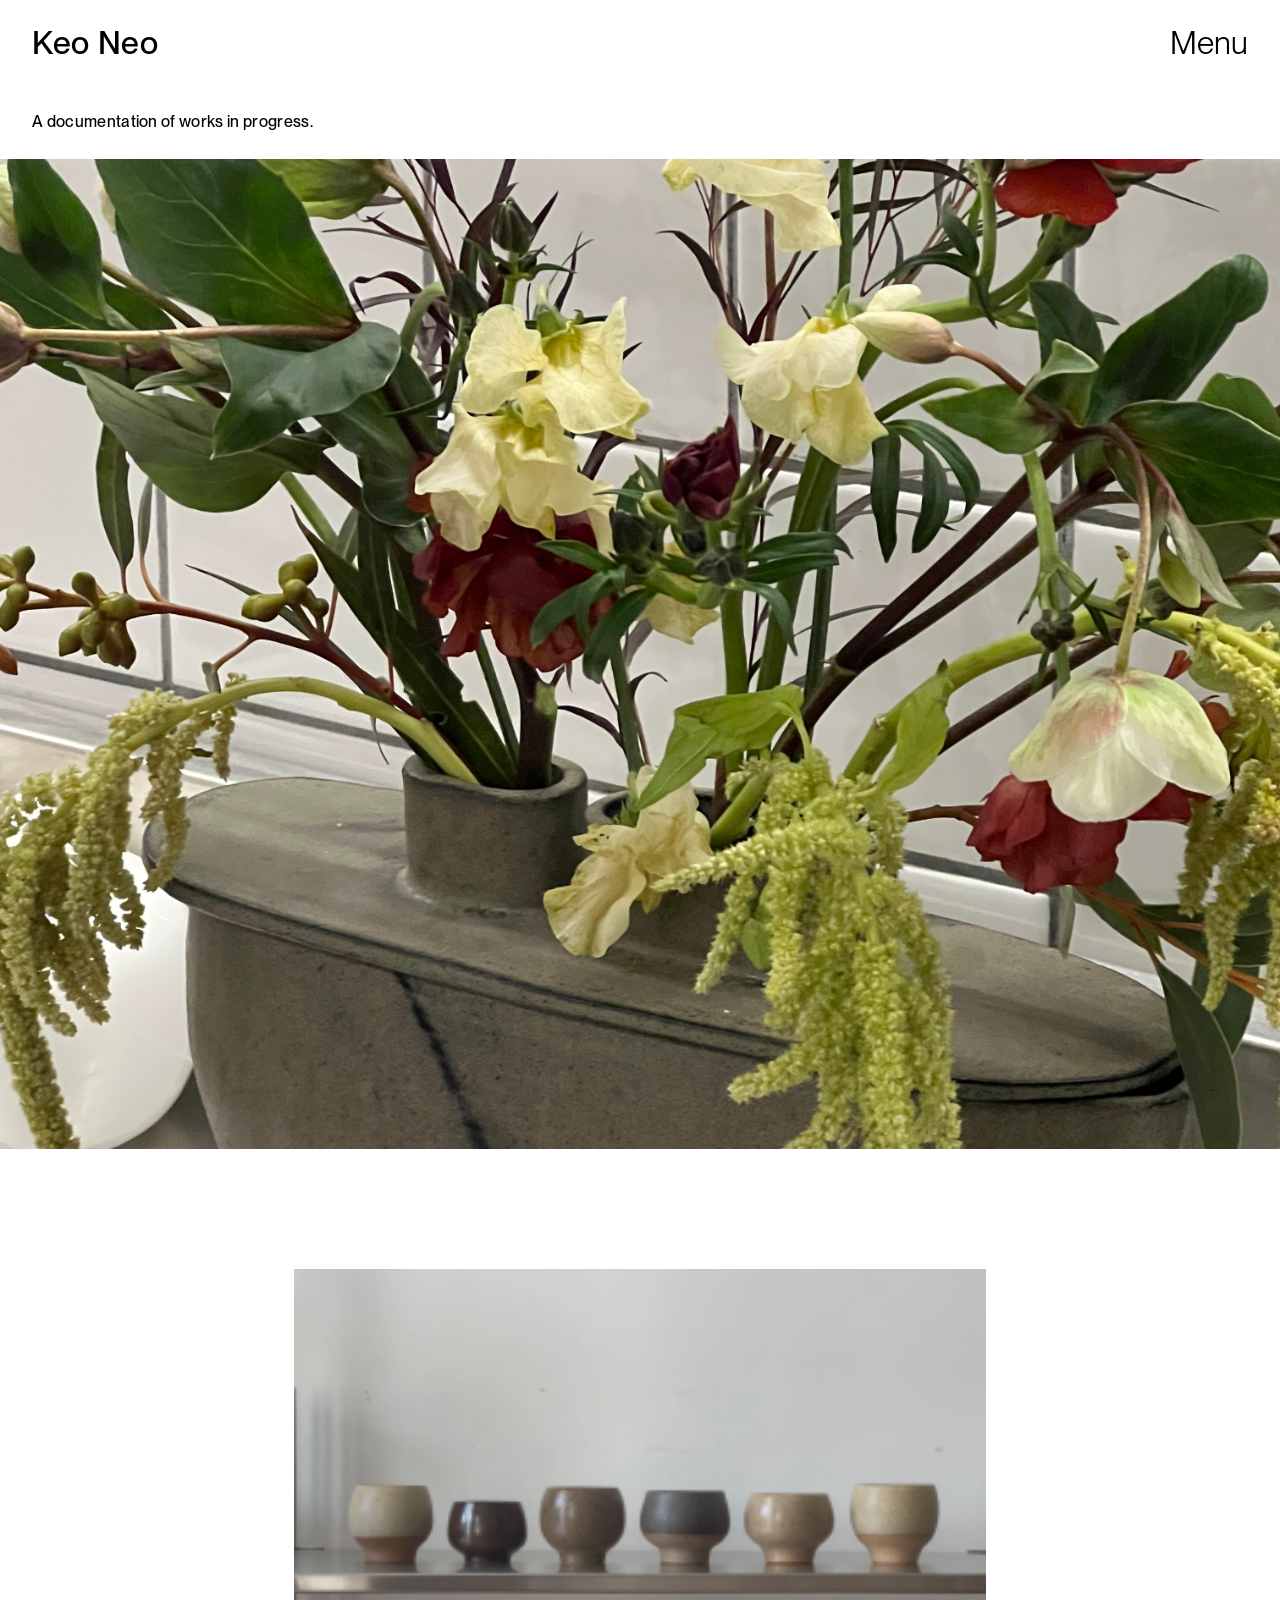
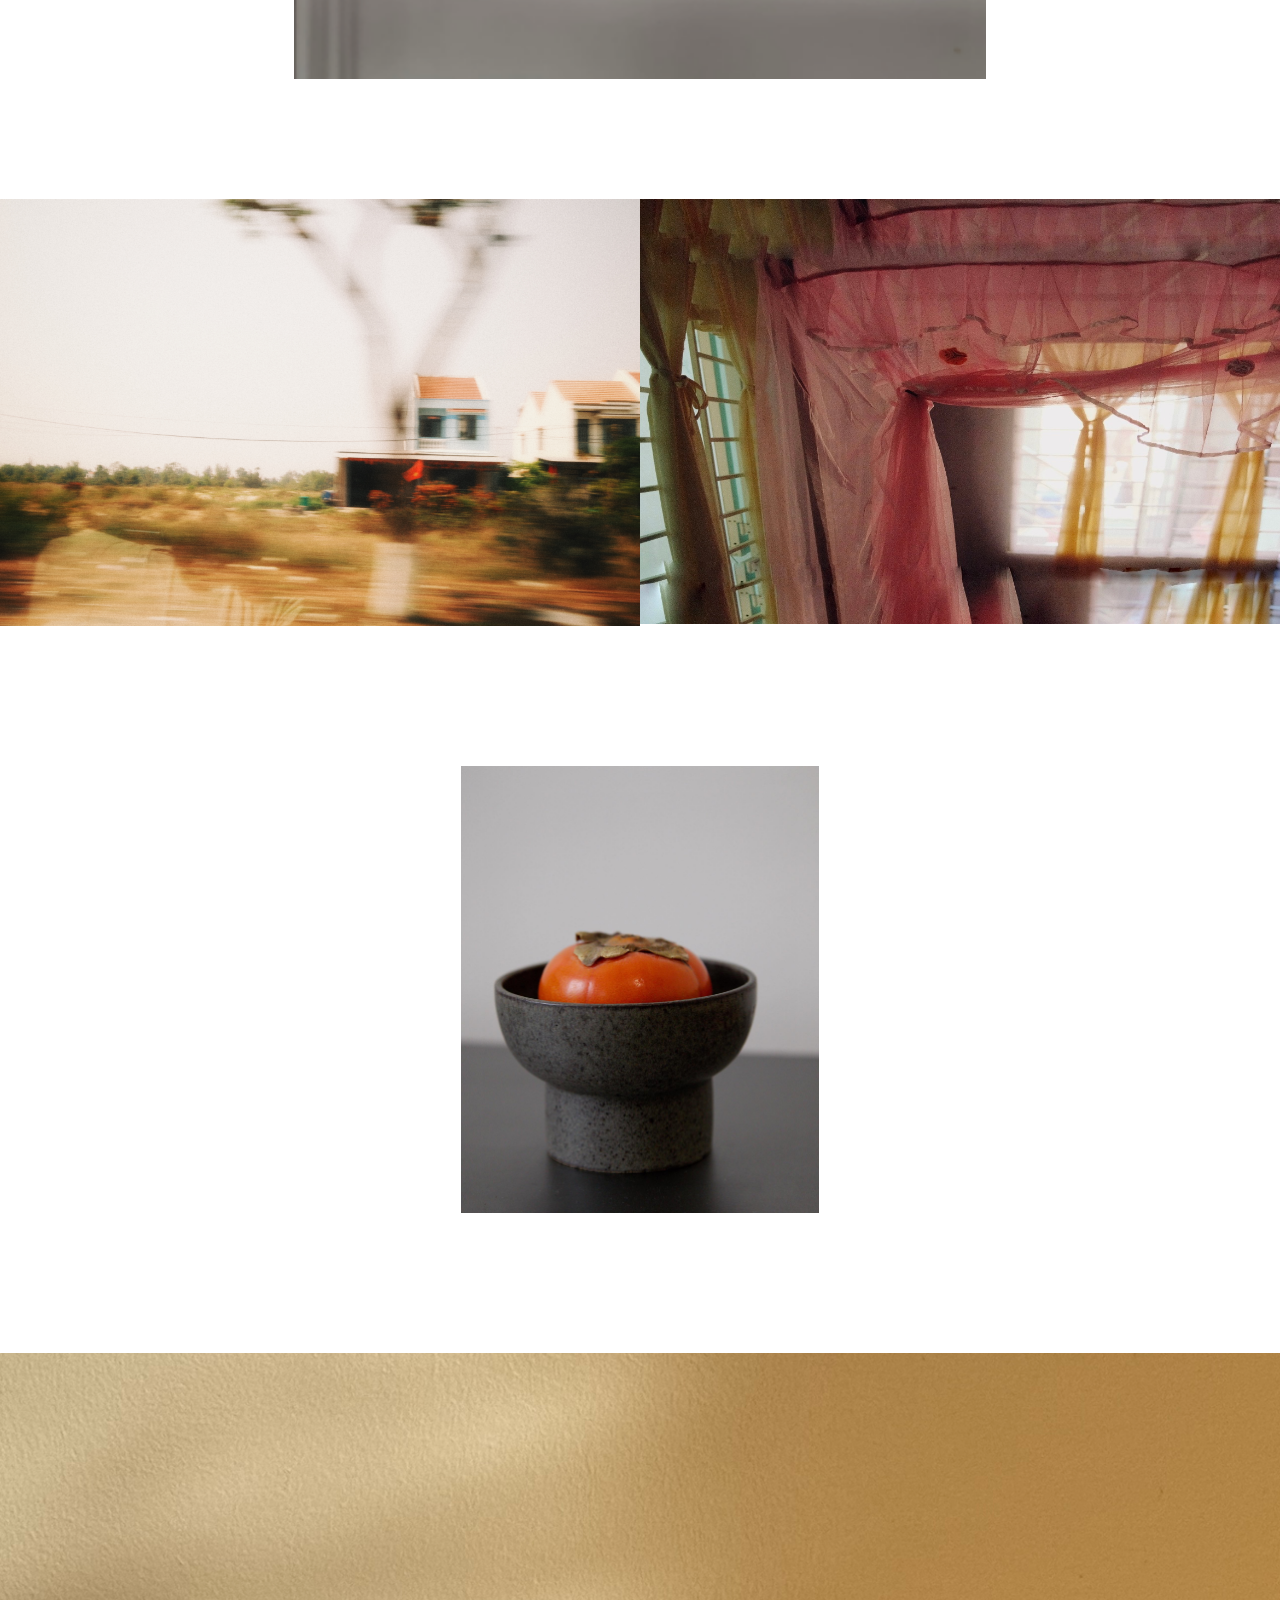
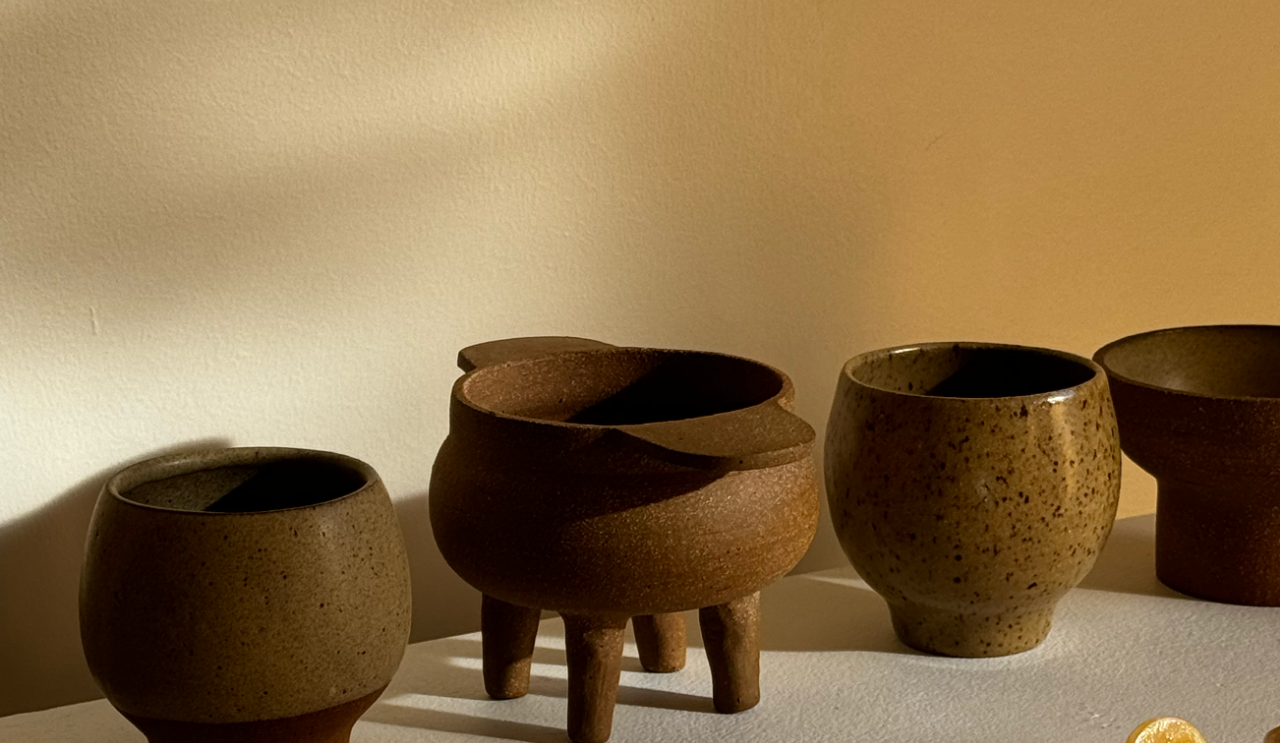
<file: index.html>
<!DOCTYPE html>
<html lang="en">
<head>
  <meta charset="UTF-8">
  <meta name="viewport" content="width=device-width, initial-scale=1">
  <meta name="description" content="Keo Neo — a documentation of works in progress.">
  <title>Keo Neo — Works in progress</title>
  <link rel="stylesheet" href="style.css?v=takeover1">
  <script src="script.js?v=takeover1" defer></script>
</head>
<body id="top">
  <a class="skip-link" href="#works">Skip to works</a>
  <header class="site-header">
    <a class="wordmark" href="#top" aria-label="Keo Neo home">Keo Neo</a>
    <button class="menu-toggle" type="button" aria-expanded="false" aria-controls="site-menu">Menu</button>
  </header>
  <a class="scroll-logo" href="#top" aria-label="Keo Neo home" aria-hidden="true" tabindex="-1"><img src="images/nav-logo.png" alt="" width="25" height="25"></a>
  <nav id="site-menu" class="site-menu" aria-label="Main navigation" hidden>
    <a href="repository.html">Repository</a>
    <span role="link" aria-disabled="true">Projects</span>
    <a href="connect.html">Connect</a>
  </nav>
  <main>
    <h1 class="intro">A documentation of works in progress.</h1>
    <div class="gallery" id="works">
      <figure class="photo hero" data-node-id="65:223"><img src="images/flowers.png" alt="An arrangement of flowers and greenery in a ceramic vessel." fetchpriority="high" width="393" height="489"></figure>
      <figure class="photo cups" data-node-id="65:225"><img src="images/cups.png" alt="Six handmade ceramic cups arranged on a shelf." loading="lazy" width="300" height="178"></figure>
      <div class="photo-pair">
        <figure class="photo landscape" data-node-id="65:216"><img src="images/landscape.png" alt="A passing landscape with houses and warm, blurred greenery." loading="lazy" width="393" height="262"></figure>
        <figure class="photo interior" data-node-id="65:217"><img src="images/interior.png" alt="Soft daylight passing through pink fabric in an interior." loading="lazy" width="393" height="261"></figure>
      </div>
      <figure class="photo persimmon" data-node-id="65:232"><img src="images/persimmon.png" alt="An orange persimmon resting in a dark ceramic bowl." loading="lazy" width="174" height="217"></figure>
      <figure class="photo still-life" data-node-id="65:233"><img src="images/still-life.png" alt="Handmade ceramic bowls in warm sunlight with small yellow fruit." loading="lazy" width="393" height="490"></figure>
    </div>
  </main>
</body>
</html>
</file>
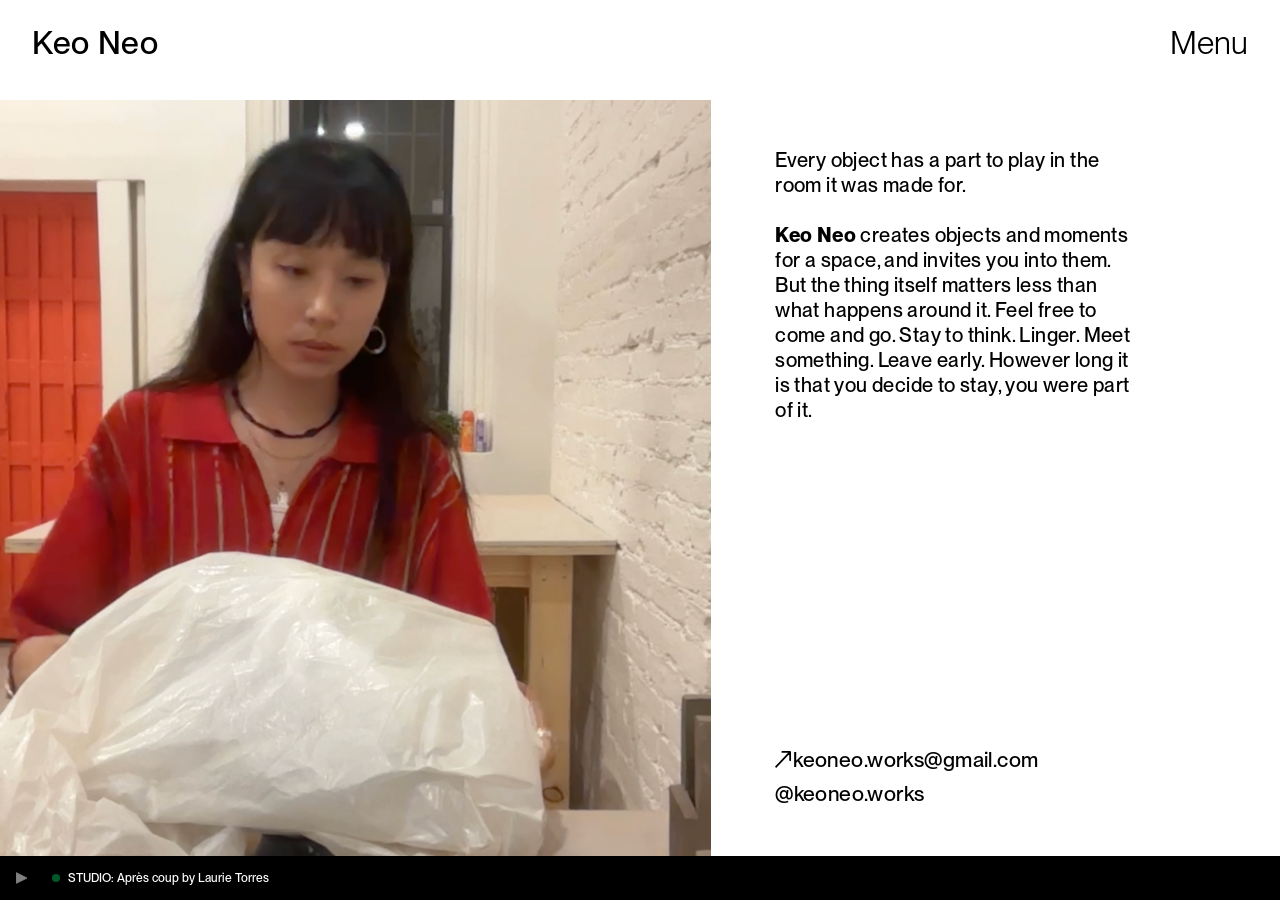
<file: connect.html>
<!DOCTYPE html>
<html lang="en">
<head>
  <meta charset="UTF-8">
  <meta name="viewport" content="width=device-width, initial-scale=1">
  <meta name="description" content="Keo Neo creates objects and moments for a space, and invites you into them. Get in touch.">
  <title>Connect — Keo Neo</title>
  <link rel="stylesheet" href="style.css?v=takeover1">
  <link rel="stylesheet" href="connect.css?v=spotify-live1">
  <script src="script.js?v=takeover1" defer></script>
  <script src="connect.js?v=spotify-live1" defer></script>
</head>
<body id="top" class="connect-page">
  <a class="skip-link" href="#connect">Skip to contact information</a>
  <header class="site-header">
    <a class="wordmark" href="/" aria-label="Keo Neo home">Keo Neo</a>
    <button class="menu-toggle" type="button" aria-expanded="false" aria-controls="site-menu">Menu</button>
  </header>
  <a class="scroll-logo" href="/" aria-label="Keo Neo home" aria-hidden="true" tabindex="-1"><img src="images/nav-logo.png" alt="" width="25" height="25"></a>
  <nav id="site-menu" class="site-menu" aria-label="Main navigation" hidden>
    <a href="repository.html">Repository</a>
    <span role="link" aria-disabled="true">Projects</span>
    <a href="connect.html" aria-current="page">Connect</a>
  </nav>
  <main class="connect-main" id="connect">
    <h1 class="visually-hidden">Connect with Keo Neo</h1>
    <div class="connect-film" data-node-id="72:281">
      <video id="about-film" muted loop playsinline preload="metadata" poster="images/connect-poster.png" aria-label="A moment in the Keo Neo studio">
        <source src="videos/about-me-web.mp4" type="video/mp4">
        Your browser does not support video playback.
      </video>
      <button class="film-toggle" type="button" aria-label="Play studio video">Play</button>
    </div>
    <div class="connect-content">
      <div class="connect-copy" data-node-id="74:296">
        <p>Every object has a part to play in the room it was made for.</p>
        <p><strong>Keo Neo</strong> creates objects and moments for a space, and invites you into them. But the thing itself matters less than what happens around it. Feel free to come and go. Stay to think. Linger. Meet something. Leave early. However long it is that you decide to stay, you were part of it.</p>
      </div>
      <address class="connect-links">
        <a class="email-link" href="mailto:keoneo.works@gmail.com"><img src="images/connect-arrow.svg" alt="">keoneo.works@gmail.com</a>
        <a href="https://www.instagram.com/keoneo.works/" target="_blank" rel="noopener noreferrer">@keoneo.works<span class="visually-hidden"> on Instagram (opens in a new tab)</span></a>
      </address>
    </div>
  </main>
  <footer class="studio-player">
    <div class="studio-bar">
      <button class="studio-play" type="button" aria-label="Play Spotify music" disabled><img src="images/studio-play.svg" alt=""><span class="pause-symbol" hidden>Ⅱ</span></button>
      <img class="studio-status" src="images/studio-status.svg" alt="">
      <button class="studio-expand" type="button" aria-expanded="false" aria-controls="studio-panel"><span id="studio-label" aria-live="polite">STUDIO: Après coup by Laurie Torres</span></button>
    </div>
    <div id="studio-panel" class="studio-panel" hidden>
      <div id="spotify-embed"></div>
      <a href="https://open.spotify.com/album/7KX1ViCFuWN77rGG4KREKQ" target="_blank" rel="noopener noreferrer">Open album in Spotify ↗</a>
    </div>
  </footer>
  <script src="studio-tracks.js?v=1"></script>
  <script src="studio.js?v=1"></script>
  <script src="https://open.spotify.com/embed/iframe-api/v1" async></script>
</body>
</html>
</file>
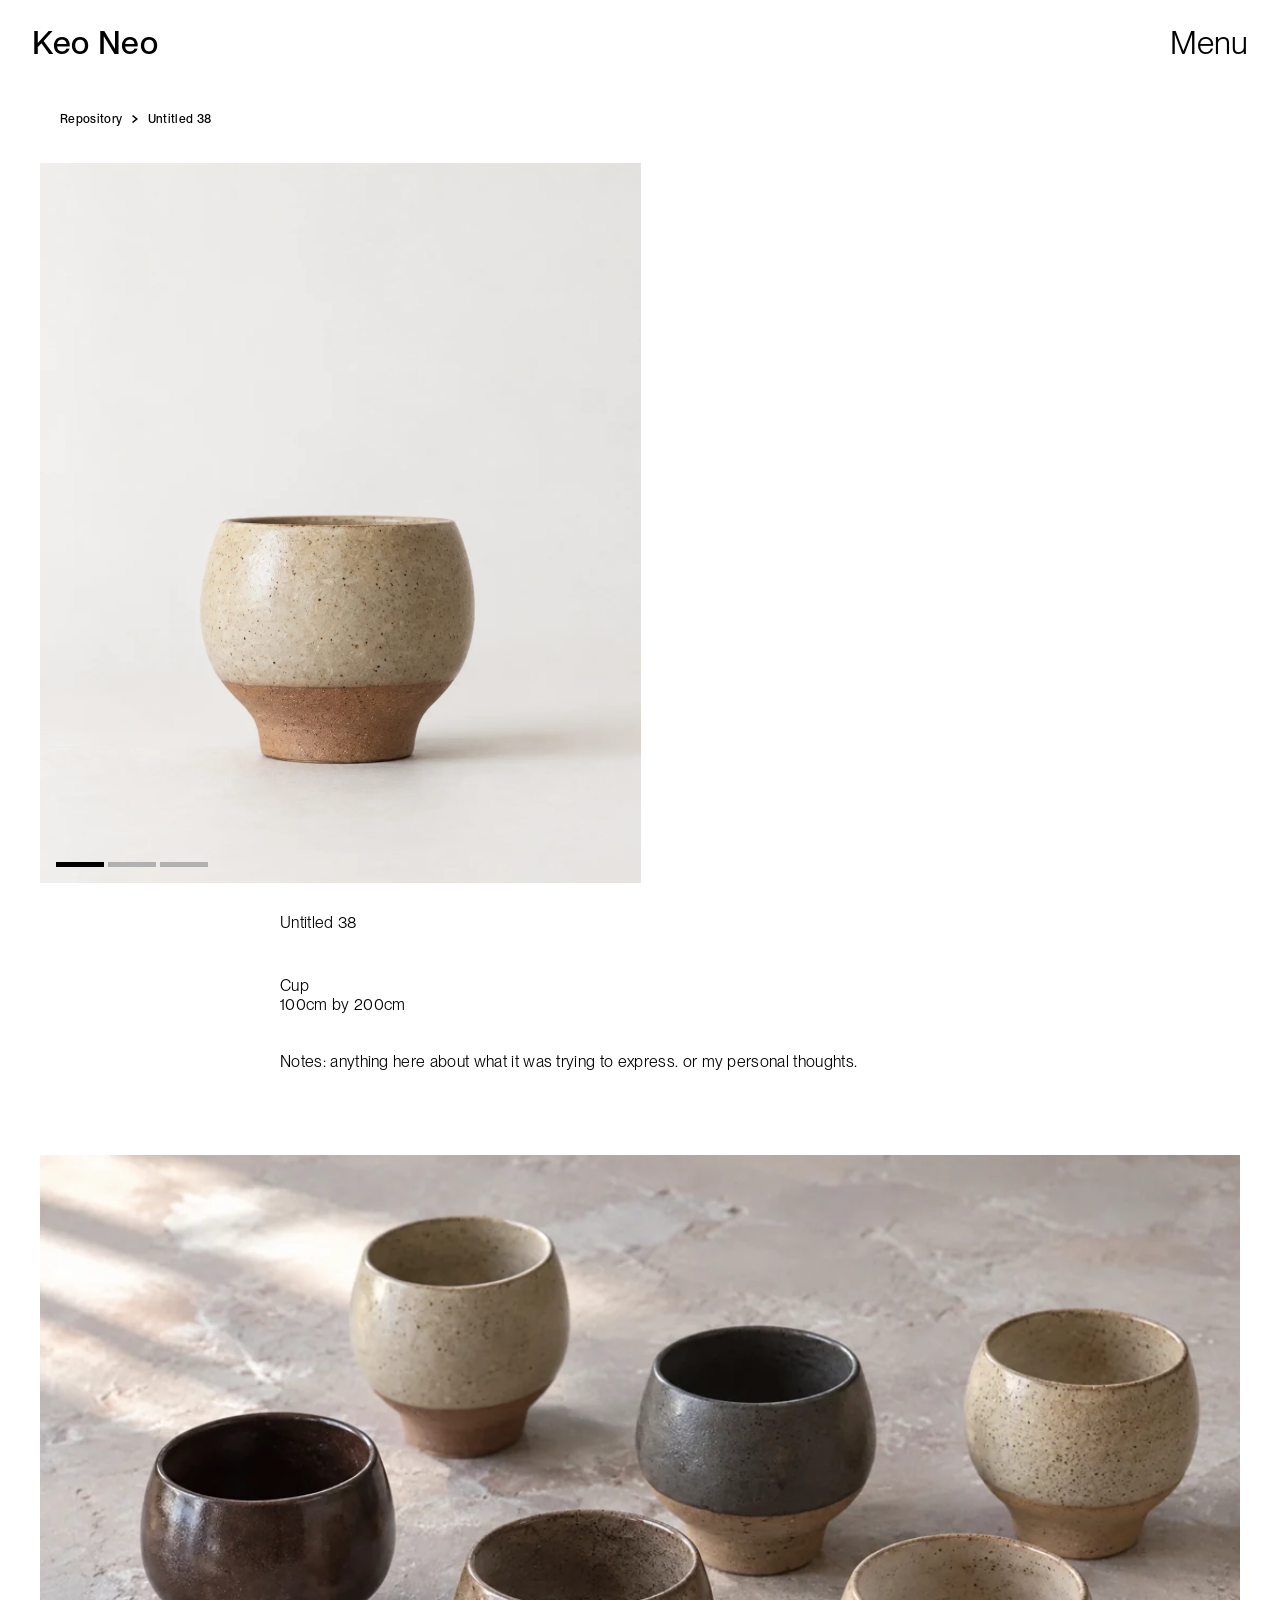
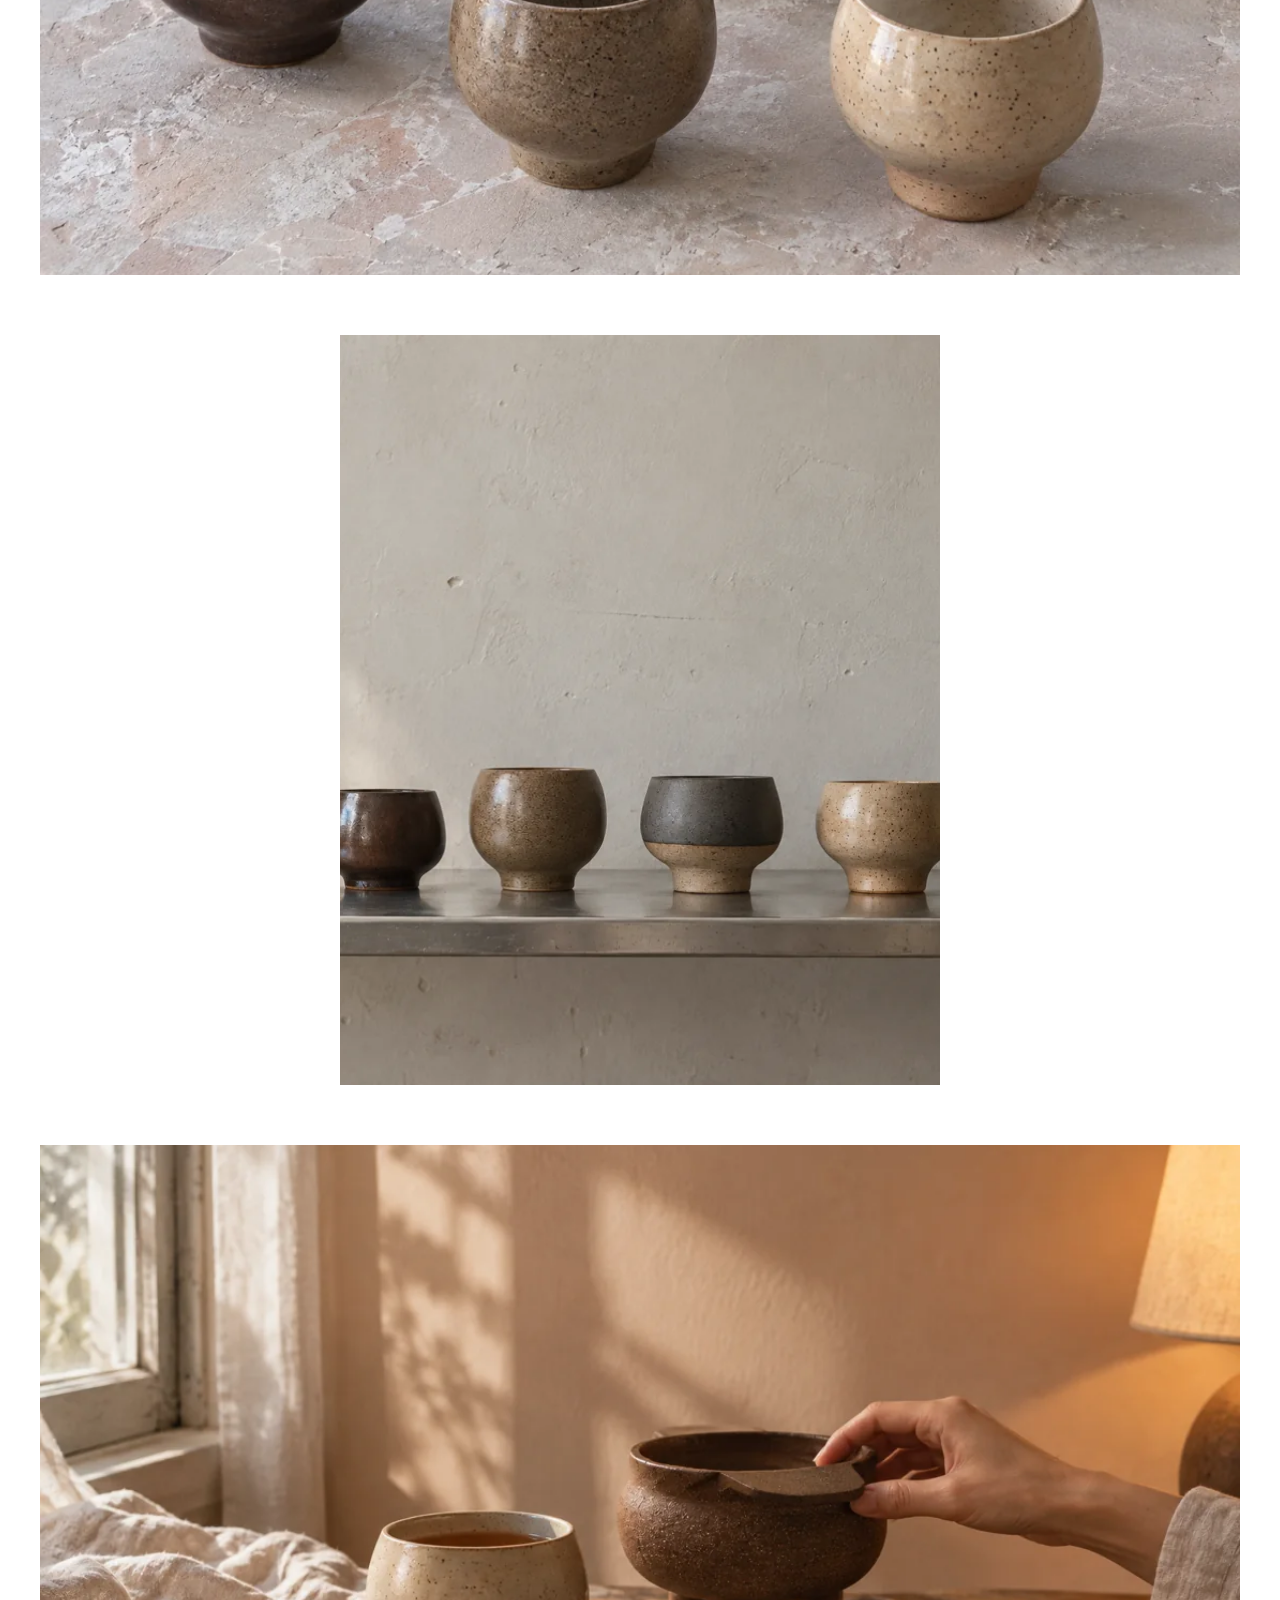
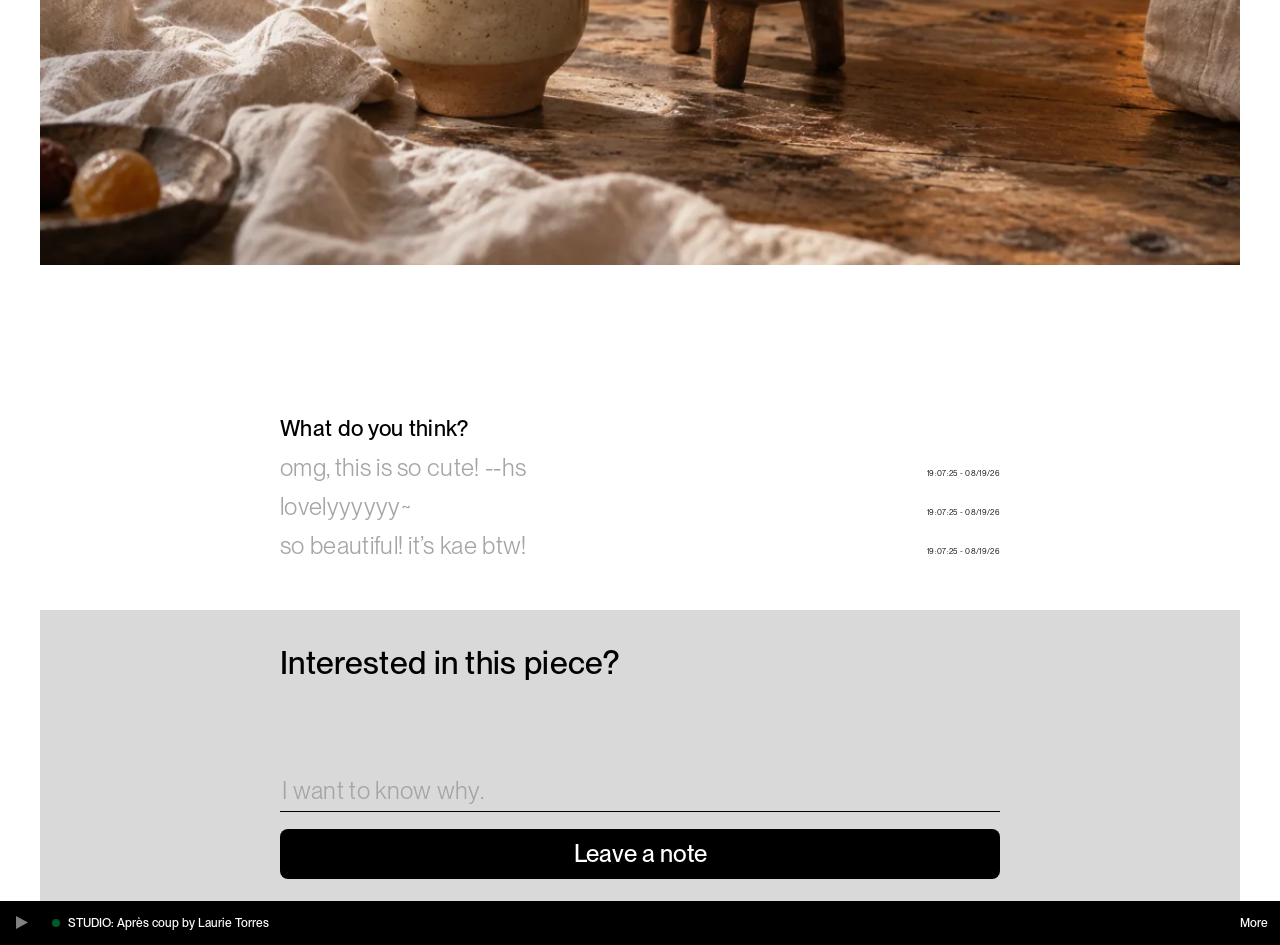
<file: piece.html>
<!DOCTYPE html>
<html lang="en"><head><meta charset="UTF-8"><meta name="viewport" content="width=device-width, initial-scale=1"><meta name="description" content="An anthology of work, ideas, prototypes, and failures by Keo Neo."><title>Untitled 38 — Keo Neo</title><link rel="stylesheet" href="style.css"><link rel="stylesheet" href="connect.css"><link rel="stylesheet" href="repository.css"><link rel="stylesheet" href="pdp.css?v=sticky-smooth-1"><link rel="stylesheet" href="pdp-preview.css?v=1"><script src="script.js" defer></script><script src="pdp-preview.js?v=1" defer></script><script src="repository.js?v=pdp-preview-1" defer></script><script src="pdp.js?v=pdp-preview-1" defer></script></head><body id="top" class="repository-page piece-page"><a class="skip-link" href="#content">Skip to content</a>  <header class="site-header">
    <a class="piece-brand" href="/" aria-label="Keo Neo home"><img src="images/nav-logo.png" width="25" height="25" alt=""></a>
    <a class="wordmark" href="/" aria-label="Keo Neo home">Keo Neo</a>
    <button class="menu-toggle" type="button" aria-expanded="false" aria-controls="site-menu">Menu</button>
  </header>
  <a class="scroll-logo" href="/" aria-label="Keo Neo home" aria-hidden="true" tabindex="-1"><img src="images/nav-logo.png" alt="" width="25" height="25"></a>
  <nav id="site-menu" class="site-menu" aria-label="Main navigation" hidden>
    <a href="repository.html">Repository</a>
    <span role="link" aria-disabled="true">Projects</span>
    <a href="connect.html">Connect</a>
  </nav>
<main id="content" class="piece-main"><nav class="breadcrumb" aria-label="Breadcrumb"><a href="repository.html">Repository</a><img src="images/repository/88-415-imgVector5.svg" alt=""><span data-piece-title>Untitled 38</span></nav>
<section class="piece-hero" aria-label="Piece images"></section>
<section class="piece-info"><h1 data-piece-title>Untitled 38</h1><p><span data-piece-type>Cup</span><br><span data-piece-dimensions>100cm by 200cm</span></p><p>Notes: anything here about what it was trying to express. or my personal thoughts.</p></section>
<button type="button" class="piece-3d piece-image" data-gallery-image="2"></button><button type="button" class="piece-photo-inset piece-image" data-gallery-image="3"></button><button type="button" class="piece-photo-full piece-image" data-gallery-image="4"></button>
<section class="comments"><h2>What do you think?</h2><div id="comment-list"><p><span>omg, this is so cute! --hs</span><time>19:07:25 - 08/19/26</time></p><p><span>lovelyyyyyy~</span><time>19:07:25 - 08/19/26</time></p><p><span>so beautiful! it’s kae btw!</span><time>19:07:25 - 08/19/26</time></p></div></section>
<section class="piece-interest"><h2>Interested in this piece?</h2><form id="comment-form"><label class="visually-hidden" for="comment-text">Leave a note</label><input id="comment-text" required maxlength="500" placeholder="I want to know why."><button class="primary-button" type="submit">Leave a note</button><p class="form-status" role="status"></p></form></section></main>  <footer class="studio-player">
    <div class="studio-bar">
      <button class="studio-play" type="button" aria-label="Play Spotify music" disabled><img src="images/studio-play.svg" alt=""><span class="pause-symbol" hidden>Ⅱ</span></button>
      <img class="studio-status" src="images/studio-status.svg" alt="">
      <button class="studio-expand" type="button" aria-expanded="false" aria-controls="studio-panel"><span id="studio-label" aria-live="polite">STUDIO: Après coup by Laurie Torres</span></button>
    </div>
    <div id="studio-panel" class="studio-panel" hidden>
      <div id="spotify-embed"></div>
      <a href="https://open.spotify.com/album/7KX1ViCFuWN77rGG4KREKQ" target="_blank" rel="noopener noreferrer">Open album in Spotify ↗</a>
    </div>
  </footer>
  <script src="studio-tracks.js?v=1"></script>
  <script src="studio.js?v=1"></script>
  <script src="https://open.spotify.com/embed/iframe-api/v1" async></script>
<aside class="piece-actions" aria-label="Piece actions">
    <div class="piece-action-summary"><p data-piece-title>Untitled 38</p><div><span data-piece-type>Cup</span><br><span data-piece-dimensions>100cm by 200cm</span></div></div>
    <div class="piece-action-buttons"><button type="button" id="add-to-bag">ADD TO BAG</button><button type="button" id="leave-note" aria-label="Leave a note"><span>LEAVE A NOTE</span><img src="images/repository/leave-note.svg" alt=""></button></div>
    <p id="piece-action-status" class="visually-hidden" role="status"></p>
  </aside>
</body></html>
</file>
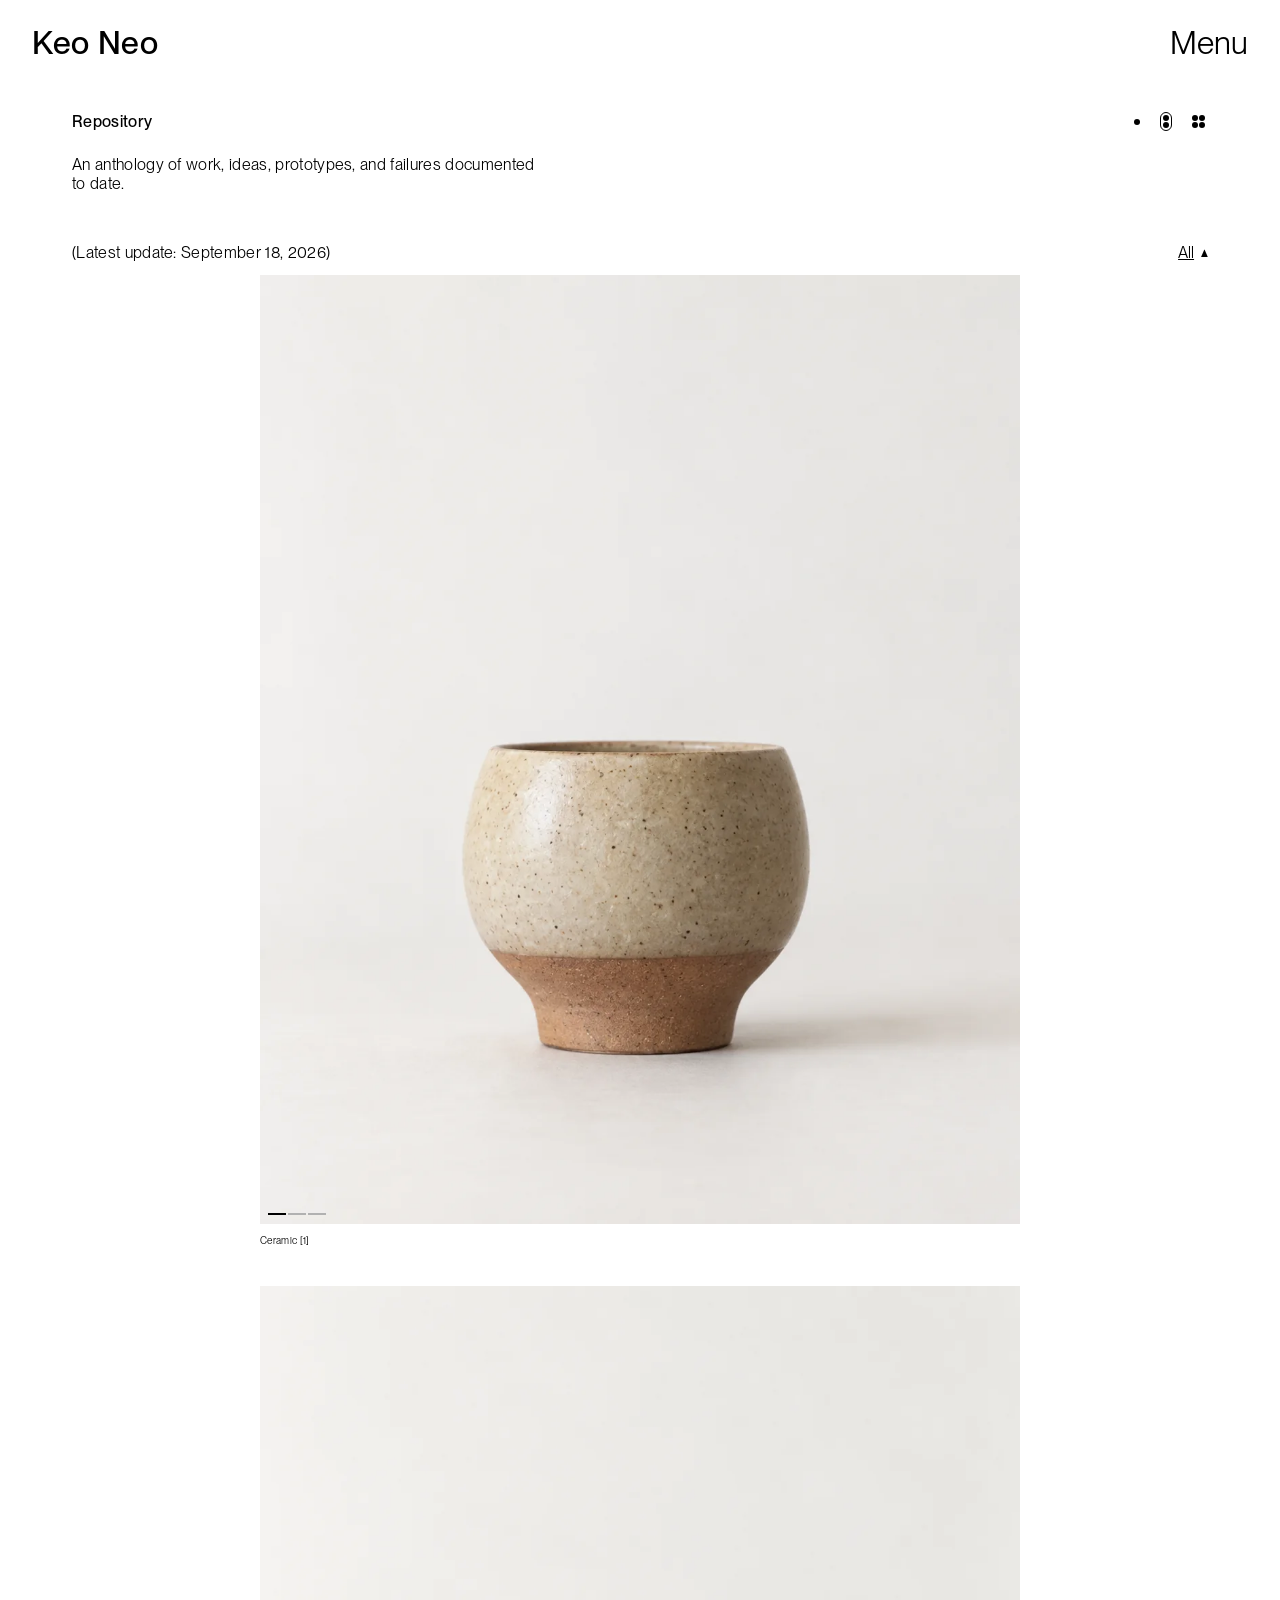
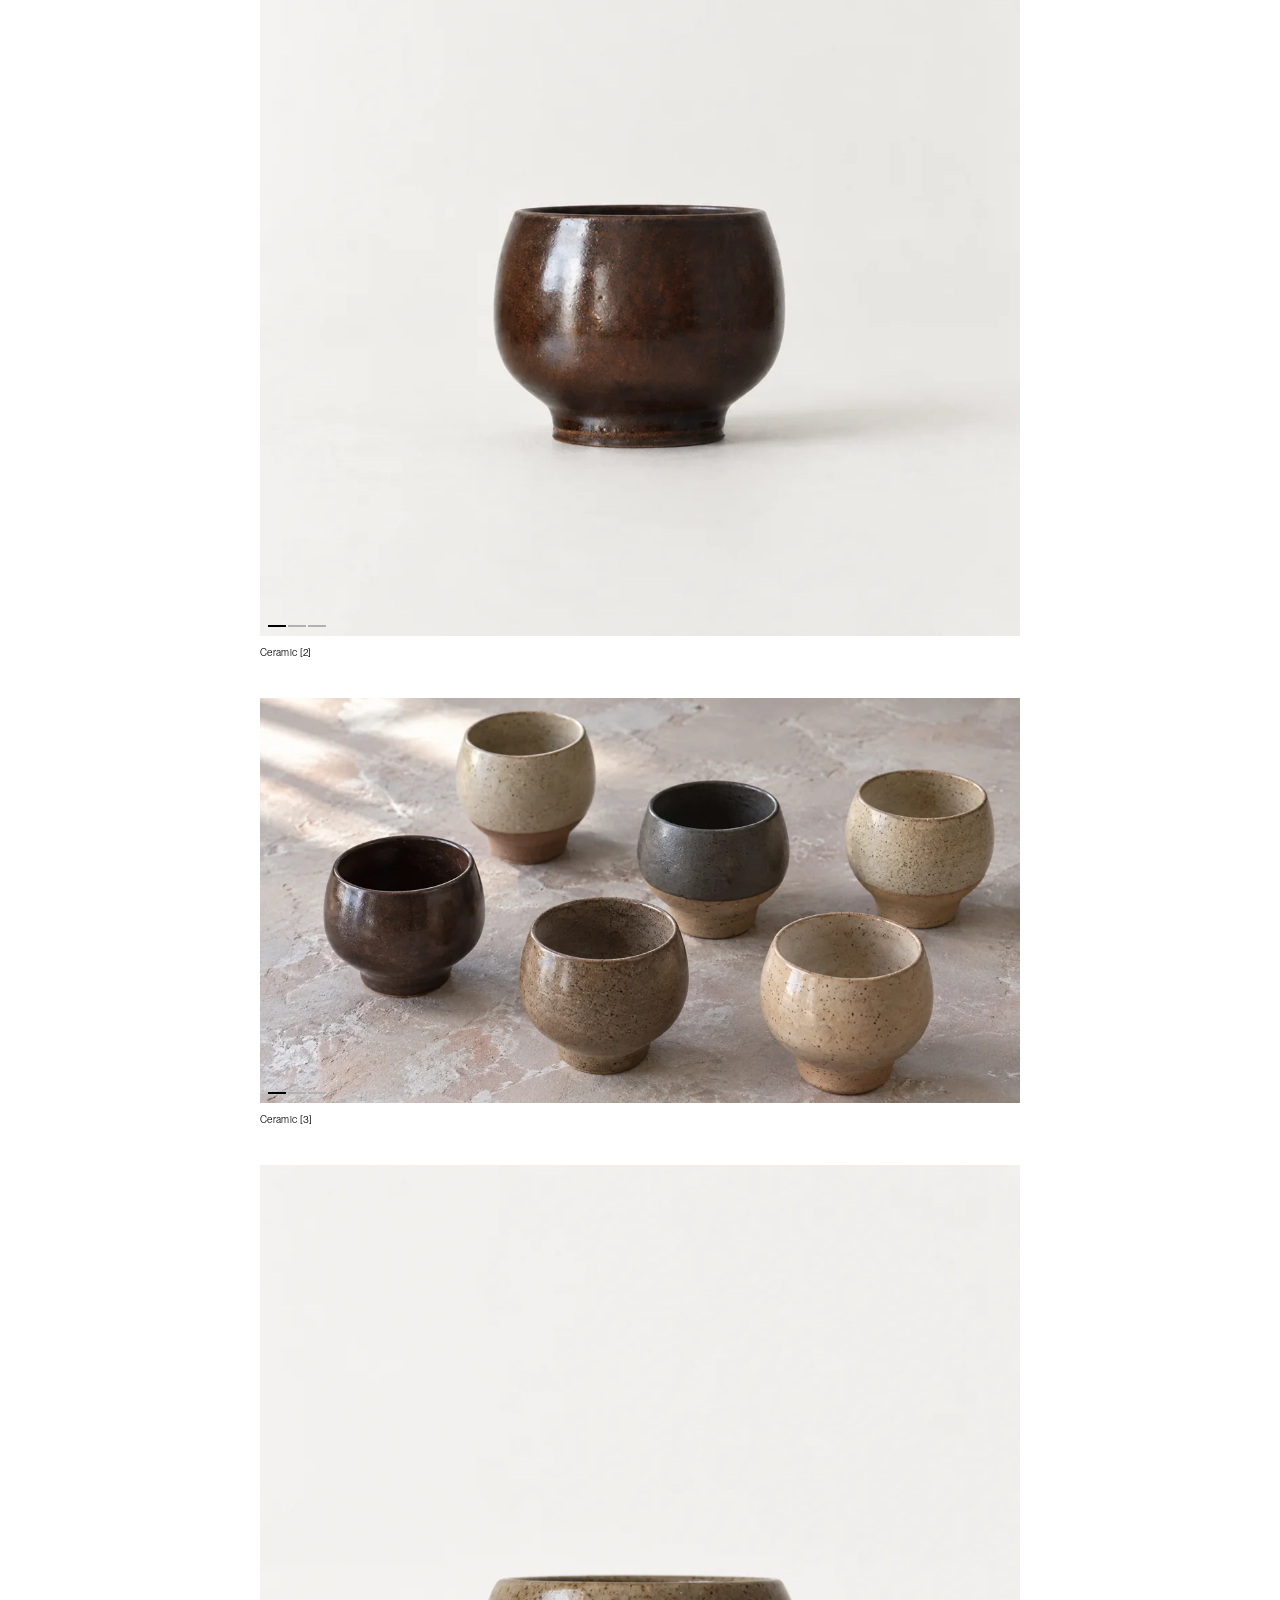
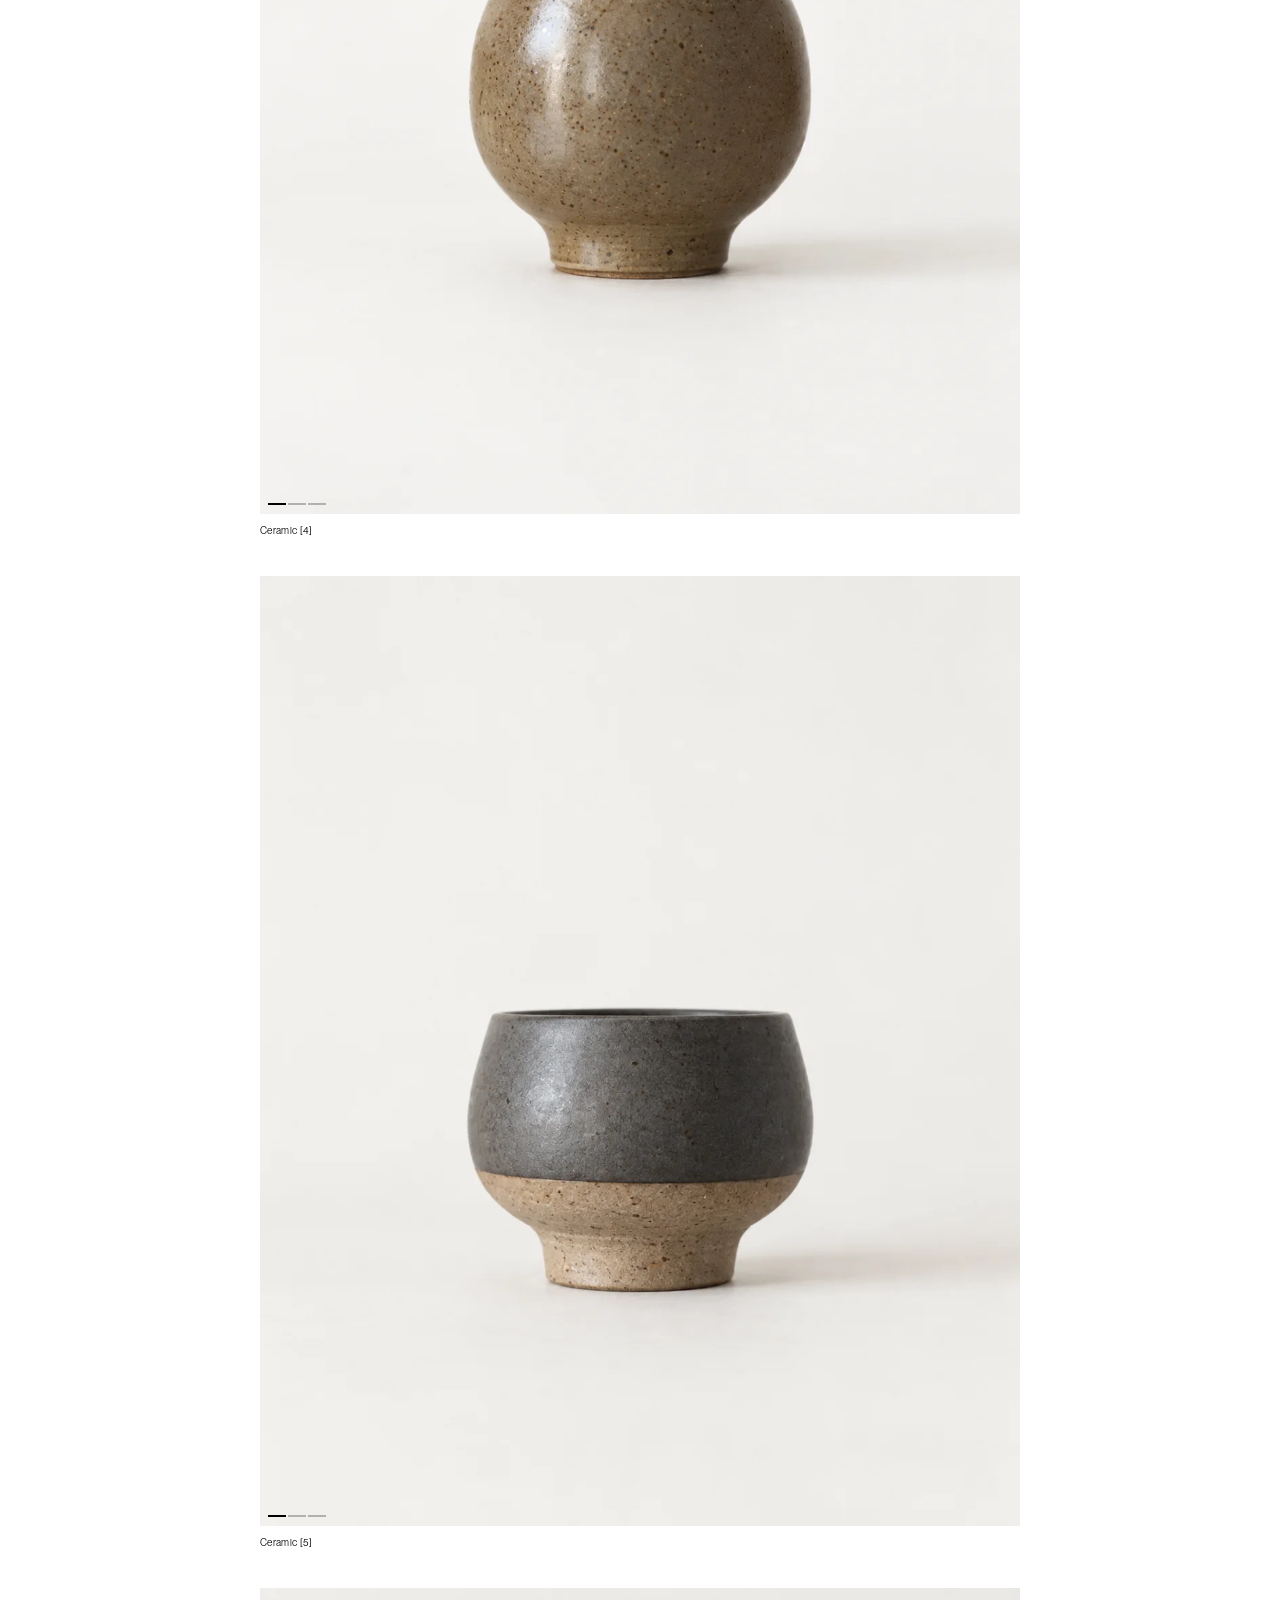
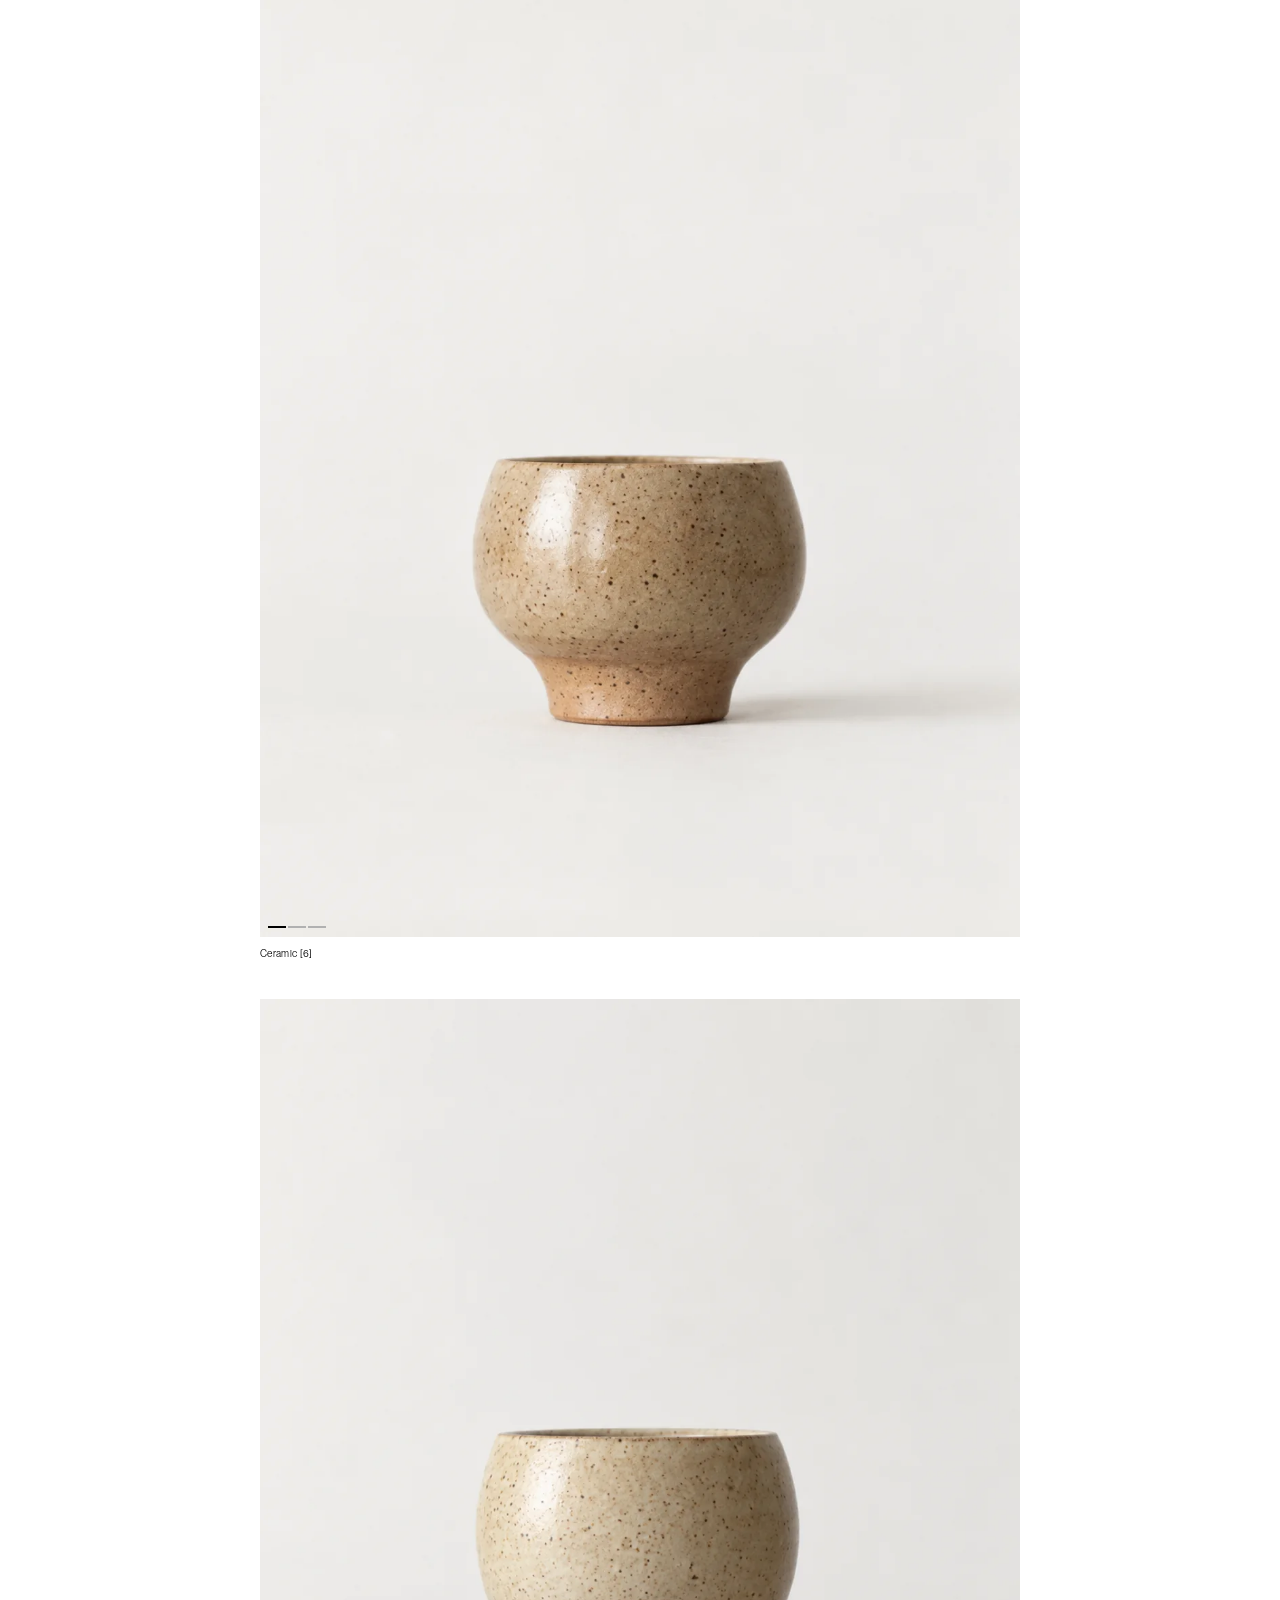
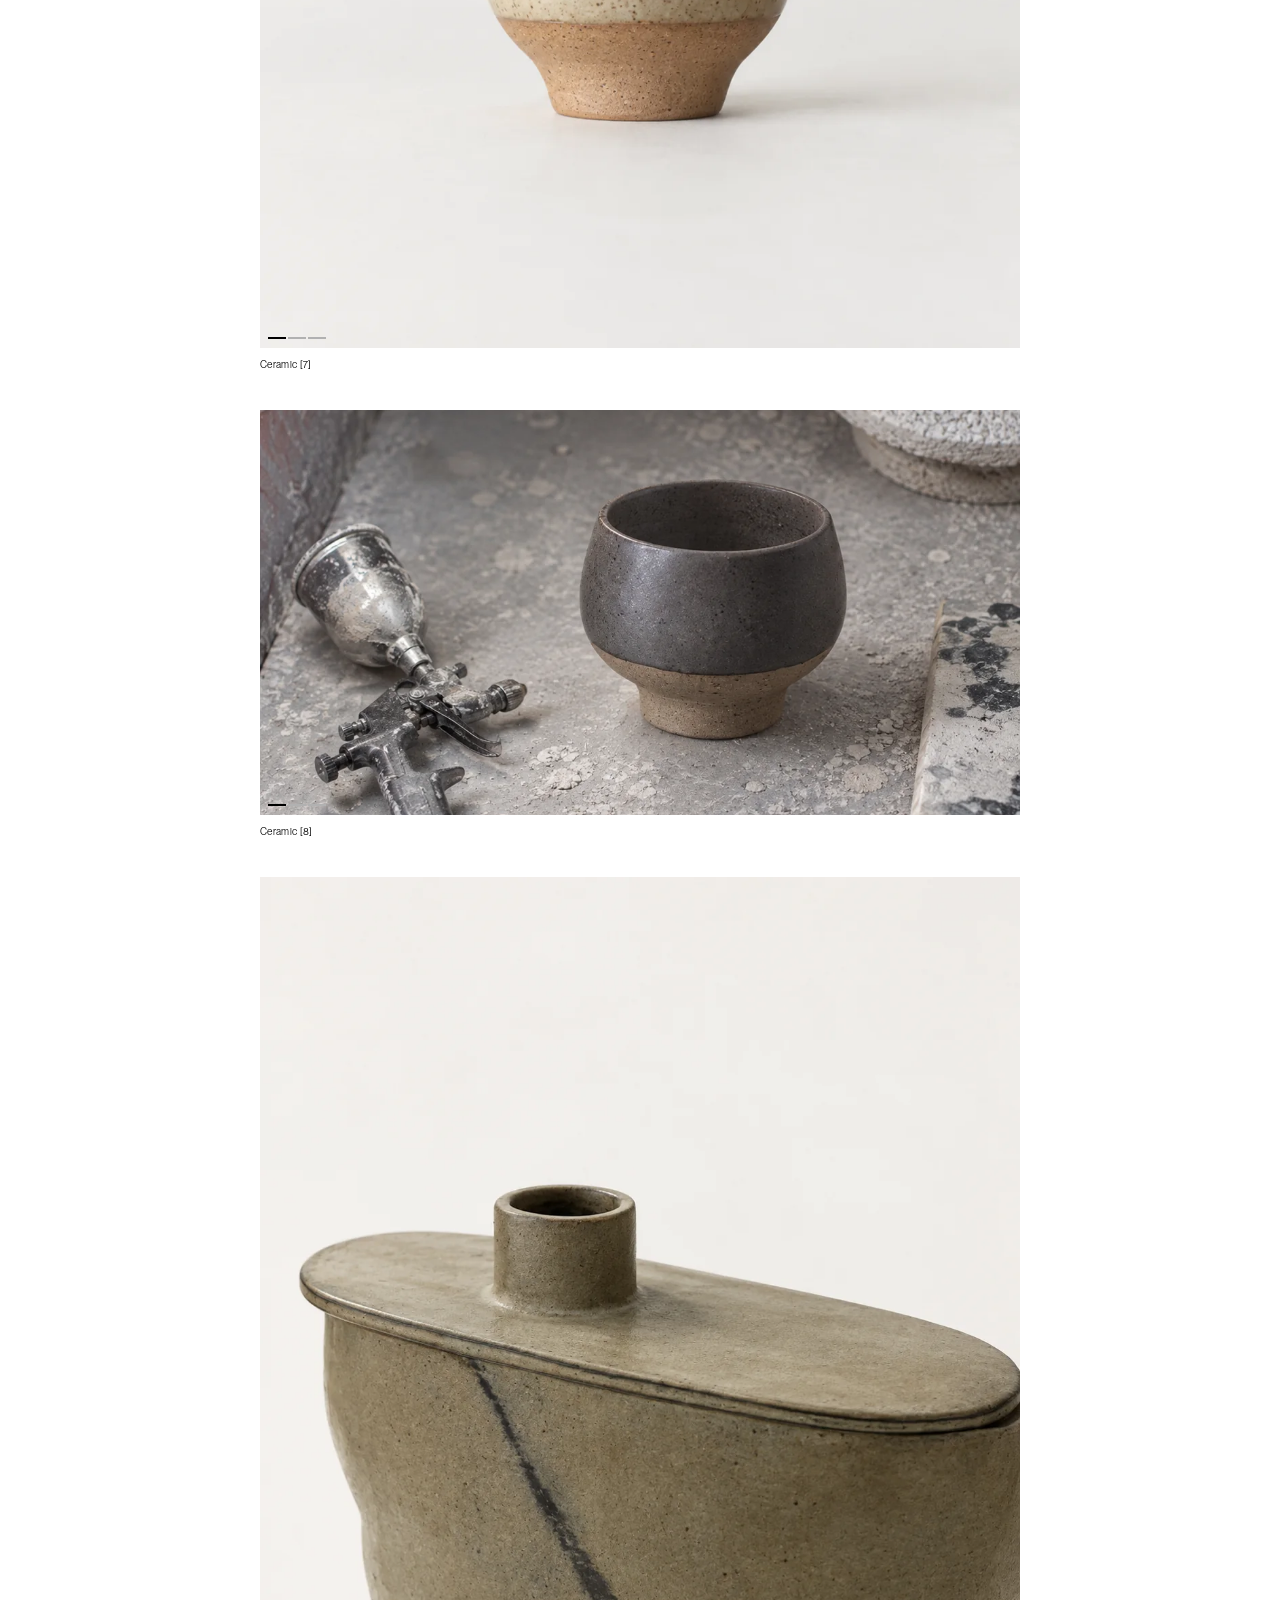
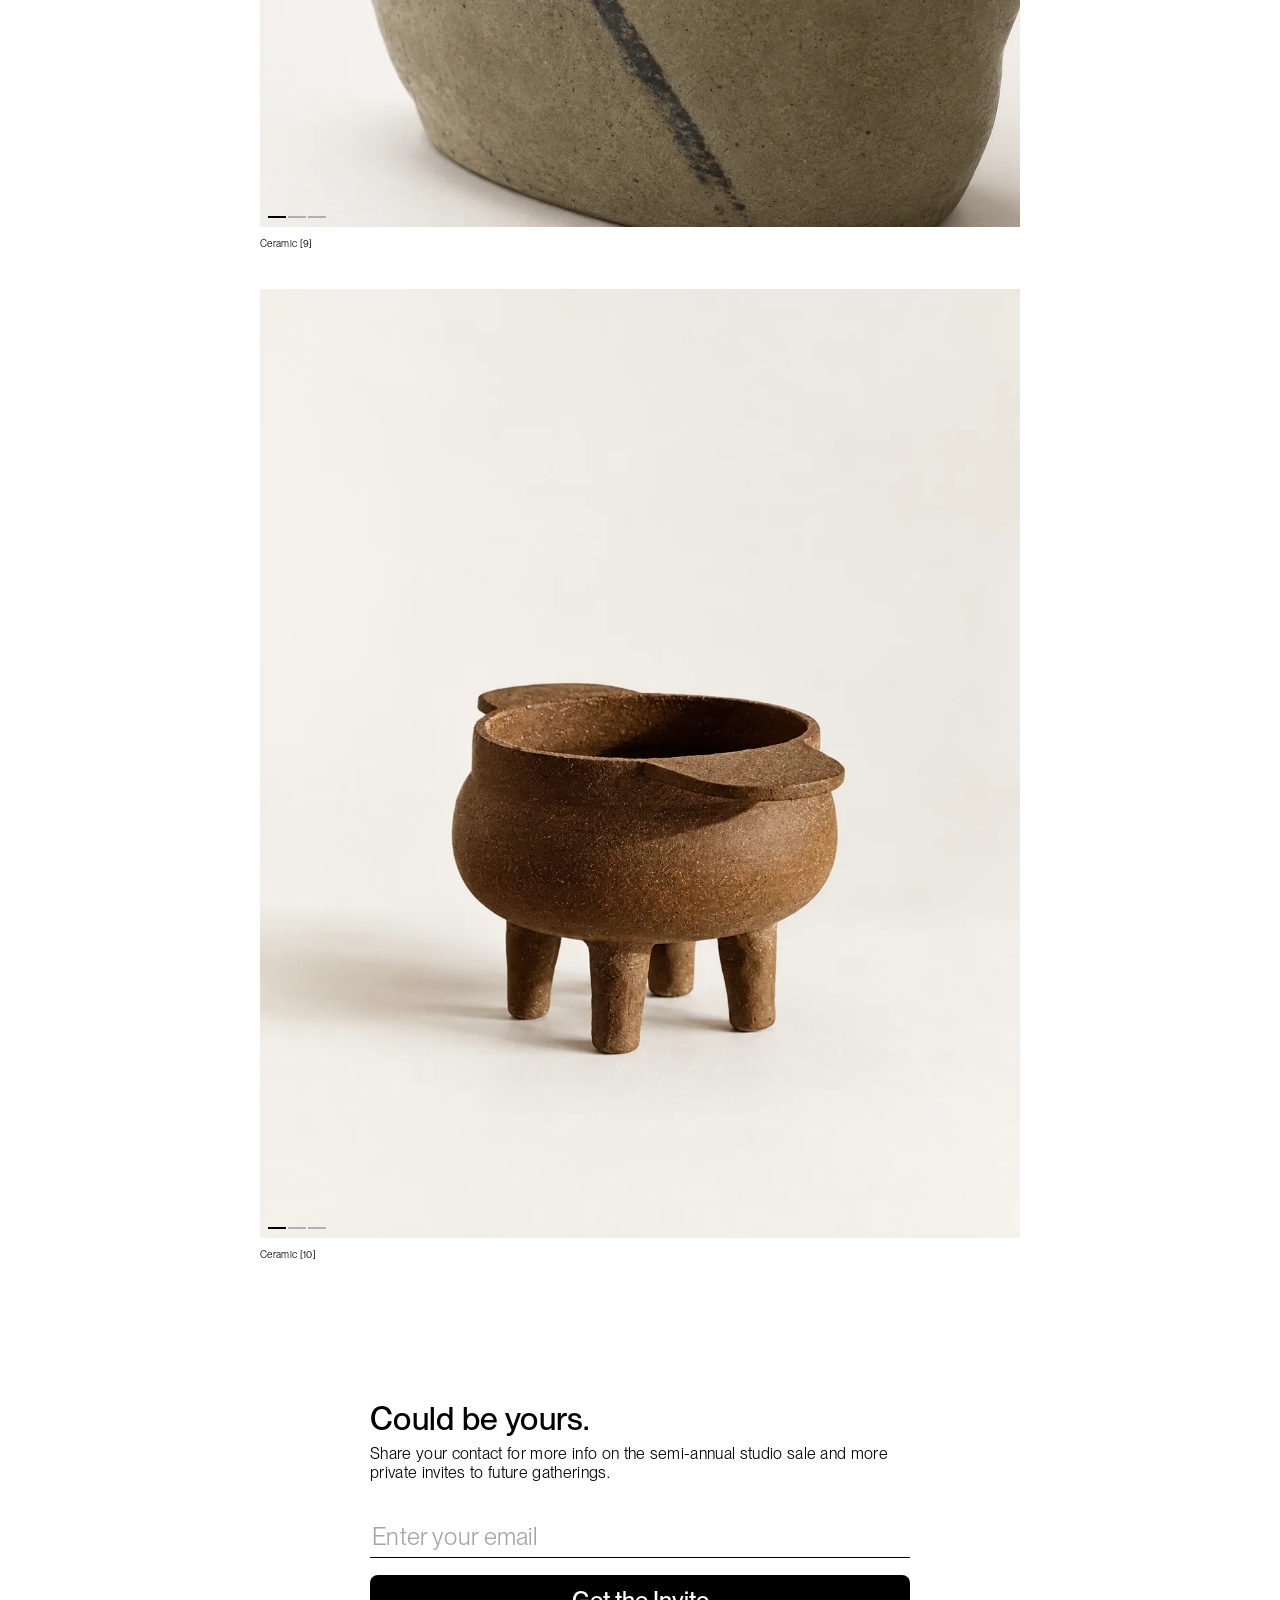
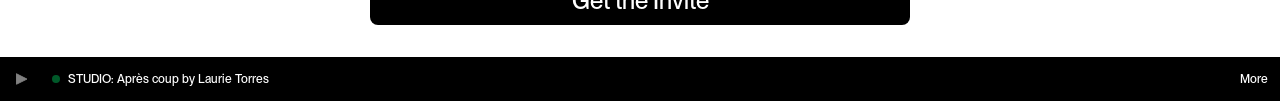
<file: repository.html>
<!DOCTYPE html>
<html lang="en"><head><meta charset="UTF-8"><meta name="viewport" content="width=device-width, initial-scale=1"><meta name="description" content="An anthology of work, ideas, prototypes, and failures by Keo Neo."><title>Repository — Keo Neo</title><link rel="stylesheet" href="style.css"><link rel="stylesheet" href="connect.css"><link rel="stylesheet" href="repository.css"><script src="script.js" defer></script><script src="repository.js?v=tap-fix-1" defer></script></head><body id="top" class="repository-page "><a class="skip-link" href="#content">Skip to content</a>  <header class="site-header">
    <a class="wordmark" href="/" aria-label="Keo Neo home">Keo Neo</a>
    <button class="menu-toggle" type="button" aria-expanded="false" aria-controls="site-menu">Menu</button>
  </header>
  <a class="scroll-logo" href="/" aria-label="Keo Neo home" aria-hidden="true" tabindex="-1"><img src="images/nav-logo.png" alt="" width="25" height="25"></a>
  <nav id="site-menu" class="site-menu" aria-label="Main navigation" hidden>
    <a href="repository.html">Repository</a>
    <span role="link" aria-disabled="true">Projects</span>
    <a href="connect.html">Connect</a>
  </nav>
<main id="content" class="repository-main">
<div class="repository-heading"><h1>Repository</h1><div class="view-controls" role="group" aria-label="Repository layout"><span class="repository-dot"><img src="images/repository/88-327-imgEllipse13.svg" alt=""></span><button type="button" data-view="list" aria-label="List view" aria-pressed="true"><span class="list-icon"><img src="images/repository/88-327-imgEllipse9.svg" alt=""><img src="images/repository/88-327-imgEllipse9.svg" alt=""></span></button><button type="button" data-view="grid" aria-label="Grid view" aria-pressed="false"><span class="grid-icon"><img src="images/repository/88-327-imgEllipse9.svg" alt=""><img src="images/repository/88-327-imgEllipse9.svg" alt=""><img src="images/repository/88-327-imgEllipse9.svg" alt=""><img src="images/repository/88-327-imgEllipse9.svg" alt=""></span></button></div></div>
<p class="repository-description">An anthology of work, ideas, prototypes, and failures documented to date.</p>
<div class="repository-toolbar"><p>(Latest update: September 18, 2026)</p><button id="filter-toggle" type="button" aria-expanded="false" aria-controls="filter-options"><span>All</span><img src="images/repository/95-2-imgVector3.svg" alt=""></button></div>
<div id="filter-options" hidden aria-label="Filter work"><button type="button" data-filter="All" aria-pressed="true">All</button><button type="button" data-filter="Prototypes" aria-pressed="false">Prototypes</button><button type="button" data-filter="Failures" aria-pressed="false">Failures</button><button type="button" data-filter="Sketches" aria-pressed="false">Sketches</button></div>
<div id="repository-items" class="repository-items" aria-live="polite"></div>
<section class="invite"><h2>Could be yours.</h2><p>Share your contact for more info on the semi-annual studio sale and more private invites to future gatherings.</p><form id="invite-form"><label class="visually-hidden" for="invite-email">Email address</label><input id="invite-email" type="email" required autocomplete="email" placeholder="Enter your email"><button class="primary-button" type="submit">Get the Invite</button><p class="form-status" role="status"></p></form></section></main>  <footer class="studio-player">
    <div class="studio-bar">
      <button class="studio-play" type="button" aria-label="Play Spotify music" disabled><img src="images/studio-play.svg" alt=""><span class="pause-symbol" hidden>Ⅱ</span></button>
      <img class="studio-status" src="images/studio-status.svg" alt="">
      <button class="studio-expand" type="button" aria-expanded="false" aria-controls="studio-panel"><span id="studio-label" aria-live="polite">STUDIO: Après coup by Laurie Torres</span></button>
    </div>
    <div id="studio-panel" class="studio-panel" hidden>
      <div id="spotify-embed"></div>
      <a href="https://open.spotify.com/album/7KX1ViCFuWN77rGG4KREKQ" target="_blank" rel="noopener noreferrer">Open album in Spotify ↗</a>
    </div>
  </footer>
  <script src="studio-tracks.js?v=1"></script>
  <script src="studio.js?v=1"></script>
  <script src="https://open.spotify.com/embed/iframe-api/v1" async></script>
</body></html>
</file>
<file: style.css>
@font-face {
  font-family: 'PP Neue Montreal';
  src: url('fonts/PP Neue Montreal/PPNeueMontreal-Book.otf') format('opentype');
  font-weight: 400;
  font-display: swap;
}
@font-face {
  font-family: 'PP Neue Montreal';
  src: url('fonts/PP Neue Montreal/PPNeueMontreal-Medium.otf') format('opentype');
  font-weight: 500;
  font-display: swap;
}
* { box-sizing: border-box; }
html { scroll-padding-top: 100px; }
body { margin: 0; background: #fff; color: #000; font-family: 'PP Neue Montreal', Arial, sans-serif; }
a { color: inherit; text-decoration: none; }
button { font: inherit; }
a:focus-visible, button:focus-visible { outline: 2px solid currentColor; outline-offset: 6px; }
.site-header {
  position: fixed;
  inset: 0 0 auto;
  z-index: 20;
  display: flex;
  justify-content: space-between;
  align-items: start;
  padding: 24px 20px;
  font-size: 32px;
  line-height: 38px;
  letter-spacing: .02em;
  background: #fff;
}
.wordmark { font-weight: 500; }
.menu-toggle { border: 0; border-radius: 0; padding: 0; background: transparent; color: inherit; cursor: pointer; font-weight: 400; }
.intro { margin: 0; padding: 100px 20px 21px; font-size: 16px; line-height: 19px; letter-spacing: .02em; font-weight: 500; }
.photo { margin: 0; min-width: 0; overflow: hidden; }
.photo img { display: block; width: 100%; height: 100%; object-fit: cover; }
.hero { aspect-ratio: 393 / 489; }
.cups { width: 76.335878%; aspect-ratio: 300 / 178; margin: 20.356234% auto; }
.landscape { aspect-ratio: 393 / 262; }
.interior { aspect-ratio: 393 / 261; }
.persimmon { width: 44.274809%; aspect-ratio: 174 / 217; margin: 25.445293% auto 29.770992%; }
.still-life { aspect-ratio: 393 / 490; }
.site-menu { position: fixed; inset: 0; z-index: 40; padding: 166px 20px 40px; background: white; font-size: 32px; line-height: 38px; letter-spacing: .02em; font-weight: 500; overflow-y: auto; overscroll-behavior: contain; }
.site-menu:not([hidden]) { display: flex; flex-direction: column; align-items: flex-start; gap: 15px; }
.site-menu [aria-disabled="true"] { opacity: .2; cursor: default; }
.skip-link { position: fixed; top: -100px; left: 20px; z-index: 30; padding: 12px; background: #fff; color: #000; }
.skip-link:focus { top: 10px; }
@media (min-width: 768px) {
  /* White lettering subtracts from imagery beneath the transparent header. */
  .site-header { background: transparent; color: white; mix-blend-mode: difference; padding: 24px 32px; }
  .intro { padding: 112px 32px 28px; }
  .hero { height: min(1000px, 110vh); aspect-ratio: auto; }
  .hero img { object-position: center 48%; }
  .cups { width: 54%; max-width: 900px; margin: 120px auto; }
  .photo-pair { display: grid; grid-template-columns: minmax(0, 1fr) minmax(0, 1fr); }
  .persimmon { width: 28%; max-width: 440px; margin: 140px auto; }
  .still-life { height: min(1100px, 110vh); aspect-ratio: auto; }
  .site-menu { padding: 166px 32px 40px; }
}
@media (max-width: 359px) {
  .intro { font-size: 14px; }
}

.scroll-logo { display: none; }
@media (max-width: 767px) {
  body { --nav-text: 1; --nav-inset: 0px; --nav-background: 1; --logo-opacity: 0; --logo-scale: .5; --logo-rotation: 0deg; }
  .site-header { background: rgb(255 255 255 / var(--nav-background)); }
  .site-header .wordmark { opacity: var(--nav-text); transform: translateX(var(--nav-inset)); }
  .site-header .menu-toggle { opacity: var(--nav-text); transform: translateX(calc(-1 * var(--nav-inset))); }
  .scroll-logo {
    display: grid; place-items: center; position: fixed; z-index: 21;
    top: 9px; left: calc(50% + .61px); width: 44px; height: 44px;
    transform: translateX(-50%); opacity: var(--logo-opacity);
    pointer-events: none; mix-blend-mode: difference;
  }
  .scroll-logo img { width: 24.682px; height: 24.682px; filter: invert(1); transform: scale(var(--logo-scale)) rotate(var(--logo-rotation)); }
  .scroll-logo.is-active { pointer-events: auto; }
  body.nav-returning .site-header { animation: nav-return 280ms cubic-bezier(.22, 1, .36, 1) both; }
  @keyframes nav-return { from { transform: translateY(-100%); } to { transform: translateY(0); } }
}
@media (prefers-reduced-motion: reduce) {
  body.nav-returning .site-header { animation: none; }
  .site-header .wordmark, .site-header .menu-toggle, .scroll-logo img { transform: none; }
}

body.menu-open { position: fixed; top: var(--menu-scroll-offset); width: 100%; overflow: hidden; }
body.menu-open .site-header { z-index: 41; background: #fff; color: #000; mix-blend-mode: normal; animation: none; transform: none; }
body.menu-open .site-header .wordmark, body.menu-open .site-header .menu-toggle { opacity: 1; transform: none; }
body.menu-open .scroll-logo { visibility: hidden; }
</file>
<file: connect.css>
@font-face {
  font-family: 'PP Neue Montreal';
  src: url('fonts/PP Neue Montreal/PPNeueMontreal-Bold.otf') format('opentype');
  font-weight: 700;
  font-display: swap;
}
.visually-hidden { position: absolute; width: 1px; height: 1px; padding: 0; margin: -1px; overflow: hidden; clip-path: inset(50%); white-space: nowrap; }
.connect-main { padding-top: 82px; min-height: calc(100svh - 44px); display: flex; flex-direction: column; }
.connect-film { flex: none; position: relative; width: 100%; aspect-ratio: 393 / 261; background: #eee; }
.connect-film video { position: absolute; inset: 0; display: block; width: 100%; height: 100%; object-fit: cover; }
.film-toggle { position: absolute; bottom: 12px; right: 12px; border: 0; border-radius: 0; background: rgb(255 255 255 / .9); color: #000; padding: 8px 12px; cursor: pointer; opacity: 0; }
.connect-film:hover .film-toggle, .film-toggle:focus-visible, .connect-film.is-paused .film-toggle { opacity: 1; }
.connect-content { padding: 40px 24px 20px; display: flex; flex: 1; flex-direction: column; }
.connect-copy { max-width: 266px; font-size: 16px; line-height: 19px; letter-spacing: .02em; font-weight: 500; }
.connect-copy p { margin: 0; }
.connect-copy p + p { margin-top: 19px; }
.connect-links { padding-top: 130px; margin-top: auto; font-style: normal; font-size: 24px; font-weight: 500; line-height: 29px; letter-spacing: .02em; display: flex; flex-direction: column; gap: 5px; }
.email-link { display: flex; align-items: center; gap: 2px; }
.email-link img { flex: none; }
.connect-links a { width: fit-content; }
.connect-links a:hover { text-decoration: underline; text-underline-offset: 4px; }
.studio-bar { min-height: 44px; display: flex; align-items: center; background: #000; color: #fff; gap: 8px; font-size: 12px; font-weight: 500; letter-spacing: .02em; padding-right: 12px; }
.studio-play { width: 44px; height: 44px; display: grid; place-items: center; border: 0; padding: 0; background: transparent; flex: none; }
.studio-status { flex: none; }
@media (max-width: 359px) {
  .connect-links { font-size: 20px; letter-spacing: 0; }
  .studio-bar { font-size: 10px; }
}
@media (min-width: 768px) {
  .connect-main { padding-top: 100px; display: grid; grid-template-columns: minmax(0, 1.25fr) minmax(0, 1fr); align-items: stretch; }
  .connect-film { aspect-ratio: auto; min-height: 650px; }
  .connect-film video { position: absolute; inset: 0; }
  .connect-content { padding: 48px clamp(32px, 5vw, 80px); }
  .connect-copy { max-width: 360px; font-size: 20px; line-height: 25px; }
  .connect-copy p + p { margin-top: 25px; }
  .connect-links { font-size: clamp(19px, 1.65vw, 24px); padding-top: 90px; }
}
@media (prefers-reduced-motion: reduce) { .film-toggle { opacity: 1; } }

.studio-player { position: relative; z-index: 22; }
.studio-bar { cursor: pointer; list-style: none; }
.studio-bar::-webkit-details-marker { display: none; }
.studio-bar:focus-visible { outline: 2px solid #fff; outline-offset: -4px; }
.studio-panel { position: absolute; bottom: 100%; left: 0; width: min(100%, 480px); padding: 12px; background: #000; color: #fff; }
.studio-panel iframe { display: block; border: 0; border-radius: 12px; max-height: calc(100svh - 112px); }
.studio-panel > a { display: inline-block; margin-top: 12px; font-size: 13px; text-decoration: underline; text-underline-offset: 3px; }

.studio-expand { flex: 1; min-width: 0; min-height: 44px; padding: 8px 0; border: 0; background: transparent; color: inherit; text-align: left; font: inherit; cursor: pointer; }
.studio-play { color: white; cursor: pointer; }
.studio-play:disabled { cursor: wait; opacity: .5; }
.studio-play [hidden] { display: none; }
.pause-symbol { font-size: 20px; line-height: 1; }
.studio-status { opacity: .35; }
.studio-player.is-playing .studio-status { opacity: 1; }
</file>
<file: repository.css>
.repository-page { letter-spacing: .02em; }
.repository-main { padding: 96px 20px 22px; }
.repository-heading { display:flex; align-items:center; justify-content:space-between; height:19px; }
.repository-heading h1 { margin:0; font-size:16px; line-height:19px; font-weight:500; }
.view-controls { display:flex; gap:12px; align-items:center; }
.view-controls button { padding:0; border:0; background:none; cursor:pointer; width:20px; height:24px; display:grid; place-items:center; }
.repository-dot { margin-right:4px; display:flex; }
.list-icon { display:flex; flex-direction:column; gap:1px; padding:2px; border:1px solid transparent; border-radius:30px; }
.grid-icon { display:grid; grid-template-columns:repeat(2,6px); gap:1px; border:1px solid transparent; border-radius:6px; padding:2px; }
.view-controls [aria-pressed=true] > span { border-color:#000; }
.repository-description { font-size:16px; line-height:19px; margin:24px 0 0; max-width:480px; }
.repository-toolbar { margin:50px 0 12px; display:flex; justify-content:space-between; align-items:center; gap:8px; font-size:16px; line-height:20px; }
.repository-toolbar p { margin:0; }
#filter-toggle { display:flex; gap:7px; align-items:center; flex:none; cursor:pointer; border:0; padding:0; background:none; color:#000; font-size:16px; }
#filter-toggle span { text-decoration:underline; }
#filter-toggle img { transform:rotate(180deg); }
#filter-toggle[aria-expanded=true] img { transform:none; }
#filter-options { min-height:calc(100svh - 259px); padding:12px 18px 40px 0; text-align:right; }
#filter-options:not([hidden]) { display:flex; flex-direction:column; align-items:flex-end; }
#filter-options button { border:0; background:none; color:#000; padding:0; font-weight:500; font-size:36px; line-height:51px; letter-spacing:.02em; cursor:pointer; }
#filter-options [aria-pressed=true] { text-decoration:underline; text-underline-offset:5px; }
.repository-main.filter-open .repository-toolbar p { visibility:hidden; }
.repository-main.filter-open .repository-items,.repository-main.filter-open .invite { display:none; }
.repository-items { display:grid; grid-template-columns:minmax(0,1fr); gap:40px; }
.repository-card { display:block; min-width:0; }
.repository-card figure { margin:0; }
.repository-card .placeholder { aspect-ratio:353/441; }
.repository-card.wide .placeholder { aspect-ratio:353/188; }
.repository-card figcaption { margin-top:10px; font-size:10px; line-height:12px; }
.placeholder { background:#ebebeb; display:grid; place-items:center; }
.repository-items.is-grid { grid-template-columns:repeat(2,minmax(0,1fr)); gap:40px 9px; }
.repository-items.is-grid .repository-card .placeholder { aspect-ratio:172/215; }
.repository-items.is-grid .wide { grid-column:1/-1; margin-inline:-20px; }
.repository-items.is-grid .wide .placeholder { aspect-ratio:393/215; }
.repository-items.is-grid .wide figcaption { margin-left:20px; }
.repository-items.is-grid .tall .placeholder { aspect-ratio:393/456; }
.invite { margin-top:152px; }
.repository-items.is-grid + .invite { margin-top:68px; }
.invite h2,.piece-interest h2 { font-size:32px; line-height:38px; font-weight:500; margin:0; }
.invite > p { margin:6px 0 40px; font-size:16px; line-height:19px; }
input { font:inherit; letter-spacing:inherit; width:100%; min-width:0; padding:0 2px 6px; border:0; border-bottom:1px solid #000; background:transparent; color:#000; font-size:24px; border-radius:0; }
input::placeholder { color:#a5a5a5; opacity:1; }
input:focus-visible { outline:2px solid #000; outline-offset:4px; }
.primary-button { width:100%; margin-top:17px; border:0; border-radius:8px; height:50px; background:#000; color:#fff; font-size:24px; font-weight:500; cursor:pointer; }
.form-status:empty { display:none; }
.form-status { font-size:14px; line-height:19px; }
.piece-main { padding-top:96px; }
.breadcrumb { display:flex; align-items:center; gap:10px; padding:0 20px; font-size:12px; line-height:14px; font-weight:500; margin-bottom:37px; }
.breadcrumb a:hover { text-decoration:underline; }
.piece-hero { position:relative; aspect-ratio:393/471; }
.piece-hero > p { font-size:32px; font-weight:500; margin:0; }
.media-controls { position:absolute; bottom:13px; left:16px; display:flex; gap:4px; }
.media-controls button { width:48px; height:20px; padding:0; border:0; background:linear-gradient(#000,#000) center/100% 5px no-repeat; cursor:pointer; }
.media-controls [aria-pressed=false] { opacity:.45; }
.piece-info { padding:30px 20px 84px; font-size:16px; line-height:19px; }
.piece-info h1 { margin:0 0 44px; font-size:16px; font-weight:400; }
.piece-info p { margin:0; }
.piece-info p+p { margin-top:38px; }
.piece-3d { aspect-ratio:393/441; font-size:12px; font-weight:500; }
.piece-photo-inset { margin:30px 28px; aspect-ratio:337/421; font-size:12px; font-weight:500; }
.piece-photo-full { aspect-ratio:393/500; font-size:12px; font-weight:500; }
.comments { padding:150px 20px 40px; }
.comments h2 { font-size:22px; line-height:26px; font-weight:500; margin:0 0 12px; }
#comment-list p { display:flex; justify-content:space-between; align-items:baseline; gap:8px; margin:0 0 10px; }
#comment-list span { color:#a5a5a5; font-size:24px; line-height:29px; overflow-wrap:anywhere; }
#comment-list time { flex:none; font-size:8px; line-height:10px; }
.piece-interest { background:#d9d9d9; padding:34px 20px 22px; }
.piece-interest form { margin-top:94px; }
.studio-expand::after { content:'More'; float:right; padding-left:8px; }
@media(min-width:768px) {
 .repository-main,.piece-main { max-width:1200px; margin-inline:auto; }
 .repository-main { padding:112px 32px 32px; }
 .repository-items { max-width:760px; margin:auto; }
 .repository-items.is-grid { max-width:none; gap:64px 24px; }
 .repository-items.is-grid .wide { margin-inline:0; }
 .repository-items.is-grid .wide figcaption { margin-left:0; }
 .invite { max-width:540px; margin:140px auto 0; }
 .repository-toolbar { margin-top:50px; }
 .piece-main { padding-top:112px; }
 .piece-hero { max-height:720px; }
 .piece-info,.comments { max-width:760px; margin:auto; }
 .piece-3d,.piece-photo-full { max-height:720px; }
 .piece-photo-inset { max-width:600px; margin:60px auto; }
 .piece-interest { padding-inline:max(32px,calc((100% - 720px)/2)); }
}
@media(max-width:359px) {
 .repository-toolbar { font-size:13px; }
 #comment-list span { font-size:19px; }
 .piece-interest h2 { font-size:27px; }
}

/* Native horizontal scrolling preserves vertical page gestures on touchscreens. */
.media-carousel { position:relative; min-width:0; height:100%; background:#ebebeb; }
.media-track { display:flex; height:100%; width:100%; overflow-x:auto; overflow-y:hidden; scroll-snap-type:x mandatory; scrollbar-width:none; overscroll-behavior-x:contain; }
.media-track::-webkit-scrollbar,.gallery-scroll::-webkit-scrollbar { display:none; }
.media-slide { flex:0 0 100%; display:block; min-width:0; height:100%; scroll-snap-align:start; scroll-snap-stop:always; border:0; border-radius:0; padding:0; background:transparent; color:inherit; cursor:pointer; }
.media-slide img,.piece-image img { display:block; width:100%; height:100%; object-fit:cover; }
.media-slide:focus-visible { outline-offset:-4px; }
.repository-card .media-carousel { aspect-ratio:353/441; }
.repository-card.wide .media-carousel { aspect-ratio:353/188; }
.repository-items.is-grid .repository-card .media-carousel { aspect-ratio:172/215; }
.repository-items.is-grid .wide .media-carousel { aspect-ratio:393/215; }
.repository-items.is-grid .tall .media-carousel { aspect-ratio:393/456; }
.swipe-bars { position:absolute; bottom:0; left:8px; display:flex; gap:2px; }
.swipe-bars button { display:block; width:18px; height:20px; padding:0; border:0; border-radius:0; cursor:pointer; background:linear-gradient(#b1b1b1,#b1b1b1) center/100% 2px no-repeat; }
.swipe-bars button[aria-pressed=true] { background-image:linear-gradient(#000,#000); }
.piece-hero .swipe-bars { left:16px; bottom:8px; gap:4px; }
.piece-hero .swipe-bars button { width:48px; background-size:100% 5px; }
.piece-image { display:block; padding:0; border:0; border-radius:0; width:100%; background:#ebebeb; cursor:zoom-in; overflow:hidden; }
.piece-photo-inset { width:calc(100% - 56px); }
body.gallery-open { position:fixed; top:var(--gallery-scroll-offset); width:100%; overflow:hidden; }
.quick-gallery { position:fixed; inset:0; margin:0; padding:0; width:100%; height:100%; max-width:none; max-height:none; border:0; color:#000; background:white; overflow:hidden; }
.quick-gallery::backdrop { background:white; }
.gallery-scroll { position:relative; width:100%; height:100%; overflow-y:auto; overflow-x:hidden; overscroll-behavior:contain; scroll-snap-type:y mandatory; scrollbar-width:none; padding-bottom:27.5svh; }
.gallery-image { margin:0; width:100%; height:72.5svh; scroll-snap-align:start; scroll-snap-stop:always; background:#ebebeb; }
.gallery-image img { display:block; width:100%; height:100%; object-fit:contain; }
.gallery-close { position:absolute; top:24px; right:22px; border:0; padding:0 2px; background:rgb(255 255 255 / .8); color:#000; font-size:32px; line-height:38px; letter-spacing:.02em; cursor:pointer; }
.gallery-minimap { position:absolute; bottom:30px; left:20px; display:flex; flex-direction:column; align-items:flex-start; gap:5px; max-height:calc(100% - 120px); overflow-y:auto; }
.gallery-minimap button { width:30px; height:50px; flex:none; padding:0; border:1px solid #000; border-radius:0; background:#d9d9d9; cursor:pointer; }
.gallery-minimap button[aria-current=true] { width:44px; }
.gallery-minimap img { display:block; width:100%; height:100%; object-fit:cover; }
@media(min-width:768px) {
 .piece-photo-inset { width:600px; }
 .gallery-image { height:85svh; }
 .gallery-scroll { padding-bottom:15svh; }
 .gallery-close { right:32px; }
 .gallery-minimap { left:32px; }
}
@media(prefers-reduced-motion:reduce) { .media-track,.gallery-scroll { scroll-behavior:auto; } }
</file>
<file: pdp.css>
.piece-brand,.piece-actions { display:none; }
@media(max-width:767px) {
 .piece-page { padding-bottom:calc(164px + env(safe-area-inset-bottom, 0px)); }
 .piece-page .site-header { height:100px; padding:16px 20px; background:white; color:#000; mix-blend-mode:normal; animation:none; transform:none; }
 .piece-page .site-header .wordmark,.piece-page .site-header .menu-toggle,.piece-page .scroll-logo { display:none; }
 .piece-page .piece-brand { display:block; width:30px; height:30px; }
 .piece-brand img { display:block; width:24.682px; height:24.682px; transform:rotate(15deg); }
 .piece-page .breadcrumb { position:fixed; z-index:21; top:66px; left:0; right:0; margin:0; }
 .piece-page .breadcrumb [data-piece-title] { text-decoration:underline; text-underline-offset:2px; }
 .piece-page .piece-main { padding-top:100px; }
 .piece-page .piece-hero { width:calc(100% - 18px); margin-inline:9px; aspect-ratio:375/650; }
 .piece-page .piece-hero .swipe-bars { bottom:64px; }
 .piece-page .piece-info { padding:30px 20px; }
 .piece-page .piece-3d,.piece-page .piece-photo-inset,.piece-page .piece-photo-full { width:calc(100% - 18px); margin:0 9px 30px; aspect-ratio:375/600; }
 .piece-actions { display:block; position:fixed; z-index:25; bottom:0; left:0; right:0; height:calc(164px + env(safe-area-inset-bottom, 0px)); border:1px solid #000; background:#fff; overflow:hidden; transition:height 280ms cubic-bezier(.22,1,.36,1); }
 .piece-action-summary { position:absolute; top:23px; left:15px; right:15px; opacity:1; visibility:visible; transform:translateY(0); transition:opacity 160ms ease 70ms, transform 280ms cubic-bezier(.22,1,.36,1), visibility 0s; }
 .piece-action-summary > p { margin:0; font-size:16px; line-height:19px; font-weight:400; }
 .piece-action-summary > div { margin-top:8px; font-size:12px; line-height:14px; }
 .piece-action-buttons { position:absolute; left:15px; right:15px; bottom:calc(19px + env(safe-area-inset-bottom, 0px)); display:flex; gap:12px; transition:gap 280ms cubic-bezier(.22,1,.36,1); }
 .piece-action-buttons button { min-width:0; height:39px; border:1px solid #000; border-radius:0; background:#d9d9d9; padding:0 6px; font-size:12px; font-weight:400; letter-spacing:.02em; color:#000; cursor:pointer; }
 #add-to-bag { flex:1; }
 #leave-note { position:relative; flex:0 0 calc((100% - 12px)/2); display:grid; place-items:center; transition:flex-basis 280ms cubic-bezier(.22,1,.36,1), background-color 180ms ease, border-color 180ms ease; }
 #leave-note span,#leave-note img { grid-area:1/1; }
 #leave-note span { white-space:nowrap; opacity:1; transition:opacity 120ms ease 90ms; }
 #leave-note img { display:block; opacity:0; transition:opacity 120ms ease; }
 .piece-actions-compact .piece-actions { height:calc(80px + env(safe-area-inset-bottom, 0px)); }
 .piece-actions-compact .piece-action-summary { opacity:0; visibility:hidden; transform:translateY(-6px); transition:opacity 100ms ease, transform 280ms cubic-bezier(.22,1,.36,1), visibility 0s 100ms; }
 .piece-actions-compact .piece-action-buttons { gap:18px; }
 .piece-actions-compact #leave-note { flex-basis:44px; border-color:transparent; background:transparent; }
 .piece-actions-compact #leave-note span { opacity:0; transition-delay:0s; }
 .piece-actions-compact #leave-note img { opacity:1; transition-delay:90ms; }
 .piece-page.menu-open .piece-actions,.piece-page.menu-open .breadcrumb { visibility:hidden; }
 .piece-page.menu-open .site-header .wordmark,.piece-page.menu-open .site-header .menu-toggle { display:block; }
 .piece-page.menu-open .piece-brand { display:none; }
 .piece-page #comment-form { scroll-margin-top:120px; scroll-margin-bottom:100px; }
}

@media(prefers-reduced-motion:reduce) {
 .piece-actions,.piece-action-summary,.piece-action-buttons,#leave-note,#leave-note span,#leave-note img { transition:none; }
}
</file>
<file: pdp-preview.css>
@font-face { font-family:'PP Neue Montreal'; src:url('fonts/PP Neue Montreal/PPNeueMontreal-Italic.otf') format('opentype'); font-weight:400; font-style:italic; font-display:swap; }
/* Every rule is scoped to the single preview item. */
.pdp-v2 { --v2-space-section:48px; --v2-gutter:20px; }
.pdp-v2 .piece-page { font-size:16px; line-height:22px; }
.pdp-v2 .site-header { height:86px; padding:24px 20px; background:#fff; color:#000; mix-blend-mode:normal; transform:none; }
.pdp-v2 .site-header .wordmark,.pdp-v2 .site-header .menu-toggle { display:block; opacity:1; transform:none; }
.pdp-v2 .piece-brand,.pdp-v2 .scroll-logo { display:none; }
.pdp-v2 .piece-main { position:relative; padding-top:86px; max-width:960px; }
.pdp-v2 .breadcrumb { position:absolute; top:111px; z-index:2; gap:12px; padding:0 20px; line-height:16px; margin:0; }
.pdp-v2 .breadcrumb img { flex:none; }
.pdp-v2 .breadcrumb [data-piece-title] { color:#656565; text-decoration:underline; }
.pdp-v2 .v2-breadcrumb-dot { width:5px; height:5px; background:#000; margin:0 8px; }
.pdp-v2 .piece-hero { width:100%; margin:0; aspect-ratio:393/548; max-height:none; }
.pdp-v2 .piece-hero .media-carousel { background:transparent; }
.pdp-v2 .piece-hero .swipe-bars { left:16px; bottom:2px; gap:2px; }
.pdp-v2 .piece-hero .swipe-bars button { width:18px; height:22px; background-image:linear-gradient(#fff,#fff); background-size:100% 2px; }
.pdp-v2 .piece-hero .swipe-bars button[aria-pressed=true] { background-image:linear-gradient(#000,#000); }
.pdp-v2[data-hero-tone=dark] .breadcrumb,.pdp-v2[data-hero-tone=dark] .breadcrumb [data-piece-title] { color:#fff; }
.pdp-v2[data-hero-tone=dark] .breadcrumb img { filter:invert(1); }
.pdp-v2[data-hero-tone=dark] .v2-breadcrumb-dot { background:#fff; }
.pdp-v2[data-hero-tone=dark] .piece-hero .swipe-bars button { background-image:linear-gradient(rgb(255 255 255 / .4),rgb(255 255 255 / .4)); }
.pdp-v2[data-hero-tone=dark] .piece-hero .swipe-bars button[aria-pressed=true] { background-image:linear-gradient(#fff,#fff); }
.pdp-v2 .v2-content { display:flex; flex-direction:column; gap:var(--v2-space-section); }
.pdp-v2 .v2-content h1,.pdp-v2 .v2-content h2,.pdp-v2 .v2-content h3,.pdp-v2 .v2-content p,.pdp-v2 .v2-content figure { margin:0; }
.pdp-v2 .v2-content h1 { font-size:28px; line-height:34px; font-weight:400; }
.pdp-v2 .v2-content h2 { font-size:24px; line-height:29px; font-weight:500; }
.pdp-v2 .v2-inset { padding-inline:var(--v2-gutter); }
.pdp-v2 .v2-group { display:flex; flex-direction:column; gap:16px; }
.pdp-v2 .v2-section { display:flex; flex-direction:column; gap:24px; }
.pdp-v2 .piece-info { padding:60px 20px 0; width:100%; max-width:none; font-size:16px; line-height:22px; }
.pdp-v2 .piece-info p+p { margin:0; }
.pdp-v2 .v2-title-row { display:flex; align-items:center; justify-content:space-between; gap:16px; }
.pdp-v2 .v2-edition { flex:none; font-size:16px; line-height:22px; }
.pdp-v2 .v2-metadata { display:flex; flex-direction:column; gap:8px; }
.pdp-v2 .v2-caption { font-size:12px; line-height:16px; }
.pdp-v2 .piece-info ul { padding-left:24px; margin:0; }
.pdp-v2 .v2-subscribe-link { align-self:flex-start; border:0; padding:0 0 4px; background:none; border-bottom:1px solid #a62330; text-align:left; font-size:16px; line-height:22px; cursor:pointer; }
.pdp-v2 .v2-text-button { align-self:flex-start; border:0; padding:0; background:none; color:#000; font-size:16px; line-height:22px; font-weight:500; text-decoration:underline; text-underline-offset:3px; cursor:pointer; }
.pdp-v2 .v2-paragraphs { display:flex; flex-direction:column; gap:22px; }
.pdp-v2 .v2-field-notes { position:relative; padding-block:48px; background:#d7fc3c; }
.pdp-v2 .v2-media-button { display:block; position:relative; width:100%; border:0; padding:0; background:none; cursor:zoom-in; }
.pdp-v2 .v2-detail { aspect-ratio:393/436; }
.pdp-v2 .v2-studio { display:flex; flex-direction:column; gap:8px; }
.pdp-v2 .v2-studio-photo { aspect-ratio:393/500; }
.pdp-v2 .v2-company { display:flex; flex-direction:column; gap:24px; }
.pdp-v2 .v2-company-photo { aspect-ratio:393/335; overflow:hidden; }
.pdp-v2 .v2-company figcaption { text-align:center; }
.pdp-v2 .v2-artwork { position:relative; width:100%; height:100%; display:grid; place-items:center; overflow:hidden; }
.pdp-v2 .v2-artboard { display:block; position:relative; width:100%; aspect-ratio:393/548; overflow:hidden; }
.pdp-v2 .v2-art-slot { display:block; position:absolute; overflow:hidden; }
.pdp-v2 .v2-artwork .v2-art-photo { display:block; position:absolute; max-width:none; width:100%; height:100%; object-fit:fill; }
.pdp-v2 .v2-artwork-scene { background:#ebebeb; }
.pdp-v2 .v2-scene-mask { display:block; position:absolute; inset:0; overflow:hidden; background:url('images/pdp-preview/hero-mask.svg') center/100% 100% no-repeat; }
.pdp-v2 .v2-scene-background { position:absolute; display:block; left:-76.3359%; top:-5.1095%; width:219.8473%; height:105.1095%; filter:blur(2px); }
.pdp-v2 .v2-artwork .v2-scene-photo { position:absolute; max-width:none; width:164.74%; height:164.76%; left:-40.27%; top:-57.49%; }
.pdp-v2 .v2-artwork-scene .v2-art-slot { left:18.5751%; top:27.3723%; width:63.1043%; height:45.2555%; }
.pdp-v2 .v2-artwork-scene .v2-art-photo,.pdp-v2 .v2-artwork-detail .v2-art-photo { width:117.19%; height:146.88%; left:-3.31%; top:-40.64%; }
.pdp-v2 .v2-artwork-rust { background:#8d3318; }
.pdp-v2 .v2-artwork-rust .v2-art-slot { left:10.9415%; top:15.3285%; width:78.3715%; height:69.3431%; }
.pdp-v2 .v2-artwork-rust .v2-art-photo { width:109.02%; height:191.17%; left:-5.09%; top:-35.25%; }
.pdp-v2 .v2-artwork-collection { background:#f5f5f5; }
.pdp-v2 .v2-artwork-collection .v2-art-slot { left:10.9415%; top:15.3285%; width:78.117%; height:69.3431%; }
.pdp-v2 .v2-artwork-collection .v2-art-photo { width:100%; height:174.62%; left:0; top:-32.55%; }
.pdp-v2 .v2-artwork-dark { background:#18161a; }
.pdp-v2 .v2-artwork-dark .v2-art-slot { left:12.2137%; top:19.3431%; width:75.827%; height:61.3139%; }
.pdp-v2 .v2-artwork-dark .v2-art-photo { width:166.54%; height:319.7%; left:-33.25%; top:-132.48%; }
.pdp-v2 .v2-artwork-pink { background:#f0e1de; }
.pdp-v2 .v2-artwork-pink .v2-art-slot { left:11.1959%; top:15.3285%; width:77.6081%; height:69.3431%; }
.pdp-v2 .v2-artwork-pink .v2-art-photo { object-fit:cover; }
.pdp-v2 .v2-artwork-detail { background:linear-gradient(#000,#221f25 131.66%); }
.pdp-v2 .v2-artwork-detail .v2-artboard { aspect-ratio:393/436; }
.pdp-v2 .v2-artwork-detail .v2-art-slot { left:11.1959%; top:17.8899%; width:77.3537%; height:69.7248%; }
.pdp-v2 .v2-artwork-studio .v2-artboard { aspect-ratio:393/500; }
.pdp-v2 .v2-artwork-company .v2-artboard { aspect-ratio:393/335; }
.pdp-v2 .v2-artwork-studio .v2-art-slot,.pdp-v2 .v2-artwork-company .v2-art-slot { inset:0; }
.pdp-v2 .v2-artwork-studio .v2-art-photo { object-fit:cover; }
.pdp-v2 .v2-artwork-company .v2-art-photo { width:114.7583%; object-fit:cover; }
.pdp-v2 .v2-faq-track { position:relative; display:flex; gap:16px; padding:0 20px; overflow:auto; scrollbar-width:none; scroll-snap-type:x mandatory; scroll-padding-inline:20px; overscroll-behavior-x:contain; }
.pdp-v2 .v2-faq-track::-webkit-scrollbar,.pdp-v2 .v2-related-track::-webkit-scrollbar { display:none; }
.pdp-v2 .v2-faq-card { display:flex; flex:0 0 min(298px,calc(100vw - 60px)); flex-direction:column; gap:16px; min-height:224px; padding:24px; border-radius:4px; background:#d9d9d9; scroll-snap-align:start; }
.pdp-v2 .v2-faq-card h3 { font-size:16px; line-height:22px; font-weight:500; }
.pdp-v2 .v2-faq-track::after { content:''; flex:0 0 max(0px,calc(100vw - 354px)); }
.pdp-v2 .v2-faq-controls { display:flex; flex-direction:column; align-items:center; gap:16px; }
.pdp-v2 .v2-faq-controls .v2-text-button { align-self:center; }
.pdp-v2 .v2-faq-dots { display:flex; gap:4px; }
.pdp-v2 .v2-faq-dots button { border:0; padding:0; width:5px; height:22px; cursor:pointer; background:linear-gradient(#8e8e8e,#8e8e8e) center/5px 5px no-repeat; }
.pdp-v2 .v2-faq-dots [aria-pressed=true] { background-image:linear-gradient(#000,#000); }
.pdp-v2 .v2-all-faqs:not([hidden]) { display:grid; gap:16px; }
.pdp-v2 .v2-related-track { display:flex; overflow:auto; padding:0 20px; scrollbar-width:none; scroll-snap-type:x mandatory; scroll-padding-inline:20px; }
.pdp-v2 .v2-related-card { display:flex; flex:0 0 173px; flex-direction:column; gap:4px; font-size:12px; line-height:16px; scroll-snap-align:start; }
.pdp-v2 .v2-related-card .v2-artwork { height:229px; background:#f5f5f5; margin-bottom:4px; }
.pdp-v2 .v2-related-card .v2-artboard { aspect-ratio:173/229; }
.pdp-v2 .v2-related-name { color:#a62330; }
.pdp-v2 .v2-related-price { color:#797979; }
.pdp-v2 .v2-artwork-olive .v2-art-slot { left:13.8728%; top:23.5808%; width:72.2543%; height:53.2751%; }
.pdp-v2 .v2-artwork-olive .v2-art-photo { width:142.86%; height:183.76%; left:-20%; top:-62.47%; }
.pdp-v2 .v2-artwork-gold .v2-art-slot { left:17.9191%; top:23.5808%; width:64.1618%; height:53.2751%; }
.pdp-v2 .v2-artwork-gold .v2-art-photo { width:166.67%; height:189.33%; left:-33.33%; top:-62.45%; }
.pdp-v2 .v2-artwork-charcoal .v2-art-slot { left:10.4046%; top:22.7074%; width:79.1908%; height:55.0218%; }
.pdp-v2 .v2-artwork-charcoal .v2-art-photo { width:138.89%; height:189.33%; left:-19.63%; top:-64.83%; }
.pdp-v2 .comments { display:flex; flex-direction:column; gap:24px; padding:0 20px; max-width:none; margin:0; }
.pdp-v2 #comment-list { display:flex; flex-direction:column; gap:16px; }
.pdp-v2 #comment-list p { margin:0; gap:16px; align-items:center; }
.pdp-v2 #comment-list span { font-size:16px; line-height:22px; color:#656565; min-width:0; }
.pdp-v2 #comment-list time { font-size:10px; line-height:12px; white-space:nowrap; }
.pdp-v2 .piece-interest { padding:48px 20px; }
.pdp-v2 .piece-interest form { margin-top:24px; }
.pdp-v2 .piece-interest input { font-size:16px; line-height:22px; padding:0 0 8px; border:0; background-image:url('images/pdp-preview/comment-rule.svg'); background-repeat:no-repeat; background-size:100% 1px; background-position:left bottom; }
.pdp-v2 .piece-interest .primary-button { font-size:16px; line-height:22px; margin-top:16px; }
.pdp-v2 .gallery-image .v2-artboard { width:min(100%,calc(72.5svh * 393 / 548)); }
.pdp-v2 .gallery-image .v2-artwork-detail .v2-artboard { width:min(100%,calc(72.5svh * 393 / 436)); }
.pdp-v2 .gallery-image .v2-artwork-studio .v2-artboard { width:min(100%,calc(72.5svh * 393 / 500)); }
.pdp-v2 .gallery-image .v2-artwork-company .v2-artboard { width:min(100%,calc(72.5svh * 393 / 335)); }
.pdp-v2 body.sheet-open { position:fixed; top:var(--signup-scroll-offset); width:100%; overflow:hidden; }
.pdp-v2 .v2-signup-dialog { position:fixed; inset:0; border:0; padding:0; margin:0; width:100%; height:100%; max-width:none; max-height:none; background:transparent; overflow:hidden; color:#000; }
.pdp-v2 .v2-signup-dialog[open] { display:flex; align-items:flex-end; justify-content:center; }
.pdp-v2 .v2-signup-dialog::backdrop { background:rgb(0 0 0 / .32); }
.pdp-v2 .v2-signup-sheet { width:min(100%,440px); max-height:calc(100dvh - 16px); overflow:auto; padding:16px 20px calc(32px + env(safe-area-inset-bottom,0px)); border-radius:16px 16px 0 0; background:#fff; display:flex; flex-direction:column; gap:16px; animation:v2-sheet-enter 280ms cubic-bezier(.22,1,.36,1); font-size:16px; line-height:22px; letter-spacing:.02em; }
.pdp-v2 .is-closing .v2-signup-sheet { animation:v2-sheet-exit 200ms ease-in forwards; }
.pdp-v2 .v2-signup-sheet p,.pdp-v2 .v2-signup-sheet h2 { margin:0; }
.pdp-v2 .v2-sheet-handle { position:relative; width:32px; height:4px; flex:none; align-self:center; background:#d9d9d9; border-radius:2px; touch-action:none; }
.pdp-v2 .v2-sheet-handle::before { content:''; position:absolute; inset:-8px -32px; }
.pdp-v2 .v2-sheet-header { display:flex; align-items:center; justify-content:space-between; height:44px; flex:none; font-size:12px; line-height:16px; font-weight:500; }
.pdp-v2 .v2-sheet-close { width:44px; height:44px; padding:0; border:0; background:none; font-size:24px; line-height:29px; cursor:pointer; }
.pdp-v2 .v2-sheet-piece { display:flex; align-items:center; gap:16px; min-height:72px; }
.pdp-v2 .v2-sheet-piece > div:last-child { display:flex; flex-direction:column; gap:8px; }
.pdp-v2 .v2-sheet-piece > div:last-child > p:first-child { font-weight:500; }
.pdp-v2 .v2-sheet-piece .v2-caption { color:#656565; }
.pdp-v2 .v2-sheet-thumbnail { width:72px; height:72px; flex:none; background:#f5f5f5; }
.pdp-v2 .v2-sheet-thumbnail .v2-scene-mask { display:none; }
.pdp-v2 .v2-sheet-thumbnail .v2-artboard { aspect-ratio:1; }
.pdp-v2 .v2-sheet-thumbnail .v2-art-slot { inset:0; width:100%; height:100%; }
.pdp-v2 .v2-signup-intro { display:flex; flex-direction:column; gap:8px; }
.pdp-v2 .v2-signup-sheet h2 { font-size:24px; line-height:29px; font-weight:500; }
.pdp-v2 #piece-signup { display:flex; flex-direction:column; gap:8px; }
.pdp-v2 #piece-signup label { font-size:12px; line-height:16px; font-weight:500; }
.pdp-v2 #signup-email { height:44px; padding:10px 12px; border:1px solid #797979; background:#f5f5f5; font-size:16px; line-height:22px; }
.pdp-v2 #signup-email::placeholder { color:#797979; }
.pdp-v2 .v2-primary-button { display:block; width:100%; height:50px; border:0; padding:0 12px; border-radius:8px; background:#000; color:#fff; font-size:16px; line-height:22px; font-weight:500; cursor:pointer; }
.pdp-v2 #piece-signup .v2-primary-button { margin-top:8px; }
.pdp-v2 .v2-signup-footer { color:#656565; font-size:12px; line-height:16px; }
.pdp-v2 .v2-prototype-note { display:block; margin-top:8px; font-size:10px; line-height:12px; }
.pdp-v2 #signup-confirmation:not([hidden]) { display:flex; flex-direction:column; gap:24px; }
.pdp-v2 #signup-confirmation h2 { font-size:28px; line-height:34px; font-weight:400; }
.pdp-v2 [hidden] { display:none !important; }
@keyframes v2-sheet-enter { from {transform:translateY(100%);} to {transform:translateY(0);} }
@keyframes v2-sheet-exit { to {transform:translateY(100%);} }
@media(min-width:768px) {
 .pdp-v2 .piece-hero { height:640px; aspect-ratio:auto; }
 .pdp-v2 .v2-content { max-width:760px; width:100%; margin-inline:auto; }
 .pdp-v2 .piece-hero .v2-artboard { width:calc(640px * 393 / 548); }
 .pdp-v2 .piece-info,.pdp-v2 .v2-inset,.pdp-v2 .comments { padding-inline:48px; }
 .pdp-v2 .v2-faq-track,.pdp-v2 .v2-related-track { padding-inline:48px; scroll-padding-inline:48px; }
 .pdp-v2 .v2-faq-track::after { display:none; }
 .pdp-v2 .v2-faq-card { flex-basis:calc((100% - 32px)/3); }
 .pdp-v2 .v2-faq-dots { display:none; }
 .pdp-v2 .v2-related-track { gap:16px; }
 .pdp-v2 .v2-related-card { flex-basis:calc((100% - 32px)/3); }
 .pdp-v2 .v2-related-card .v2-artwork { height:auto; aspect-ratio:173/229; }
 .pdp-v2 .v2-studio,.pdp-v2 .v2-company { max-width:680px; align-self:center; width:100%; }
 .pdp-v2 .piece-interest { padding:48px; }
 .pdp-v2 .gallery-image { height:85svh; }
 .pdp-v2 .gallery-image .v2-artboard { max-width:calc(85svh * 393 / 548); }
}
@media(prefers-reduced-motion:reduce) { .pdp-v2 .v2-signup-sheet { animation:none; } }
</file>
